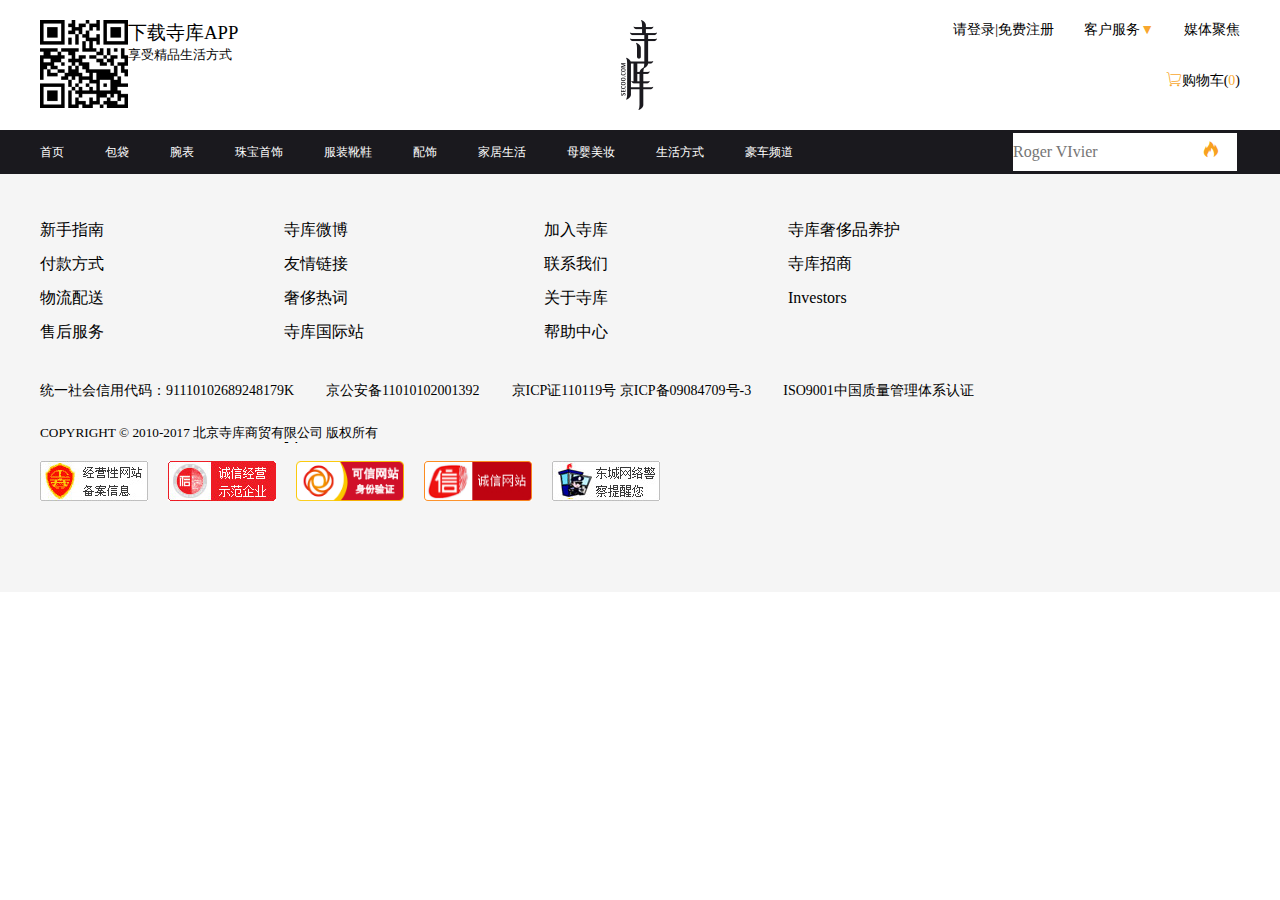
<file: src/index.html>
<!DOCTYPE html>
<html lang="en">
<head>
	<meta charset="UTF-8" />
	<title>寺库网</title>
	<link rel="stylesheet" type="text/css" href="css/base.css" />

</head>
<body>
	<div id="secoo">
		<header id="s_header">
			<div class="container">
				<div class="header_l fl">
					<img src="img/header_erweima.jpg" height="88" width="88" alt="" class="fl" />
					<h3>下载寺库APP</h3>
					<h5>享受精品生活方式</h5>
				</div>
				<a href="index.html">
					<img src="img/logo.png" height="90" width="36" alt="" />
				</a>
				<div class="header_r fr">
					<ul>
						<li><a href="">请登录|免费注册</a></li>
						<li><a href="">客户服务<i>&#9660</i></a></li>
						<li><a href="">媒体聚焦</a></li>
					</ul>
					<h5><a href=""><i class="icon-gouwuche iconfont"></i>购物车(<i>0</i>)</a></h5>
				</div>
			</div>
		</header>
		<nav id="s_nav">
			<div class="container">
				<ul>
					<li><a href="">首页</a></li>
					<li><a href="">包袋</a></li>
					<li><a href="">腕表</a></li>
					<li><a href="">珠宝首饰</a></li>
					<li><a href="">服装靴鞋</a></li>
					<li><a href="">配饰</a></li>
					<li><a href="">家居生活</a></li>
					<li><a href="">母婴美妆</a></li>
					<li><a href="">生活方式</a></li>
					<li><a href="">豪车频道</a></li>
				</ul>
				<div class="searchinput fr"><input type="text"placeholder="Roger VIvier" /><i class="icon-huo iconfont find"></i></div>
			</div>
		</nav>
		<footer id="s_footer">
			<div class="container">
				<div class="footer_t">
					<dl>
						<dd><a href="#">新手指南</a></dd>
						<dd><a href="#">付款方式</a></dd>
						<dd><a href="#">物流配送</a></dd>
						<dd><a href="#">售后服务</a></dd>
					</dl>
					<dl>
						<dd><a href="#">寺库微博</a></dd>
						<dd><a href="#">友情链接</a></dd>
						<dd><a href="#">奢侈热词</a></dd>
						<dd><a href="#">寺库国际站</a></dd>
					</dl>
					<dl>
						<dd><a href="#">加入寺库</a></dd>
						<dd><a href="#">联系我们</a></dd>
						<dd><a href="#">关于寺库</a></dd>
						<dd><a href="#">帮助中心</a></dd>
					</dl>
					<dl>
						<dd><a href="#">寺库奢侈品养护</a></dd>
						<dd><a href="#">寺库招商</a></dd>
						<dd><a href="#">Investors</a></dd>
						
					</dl>
				</div>
				<div class="footer_b">
					<p>
						<span>统一社会信用代码：91110102689248179K</span>
						<span><a href="">京公安备11010102001392</a></span>
						<span> 京ICP证110119号 京ICP备09084709号-3</span>
						<span>ISO9001中国质量管理体系认证</span>
					</p>
					<h5>COPYRIGHT © 2010-2017 北京寺库商贸有限公司 版权所有</h5>
					<img src="img/foot.png" height="92" width="670" alt="" />
				</div>
			</div>
		</footer>
	</div>
</body>
</html>
</file>
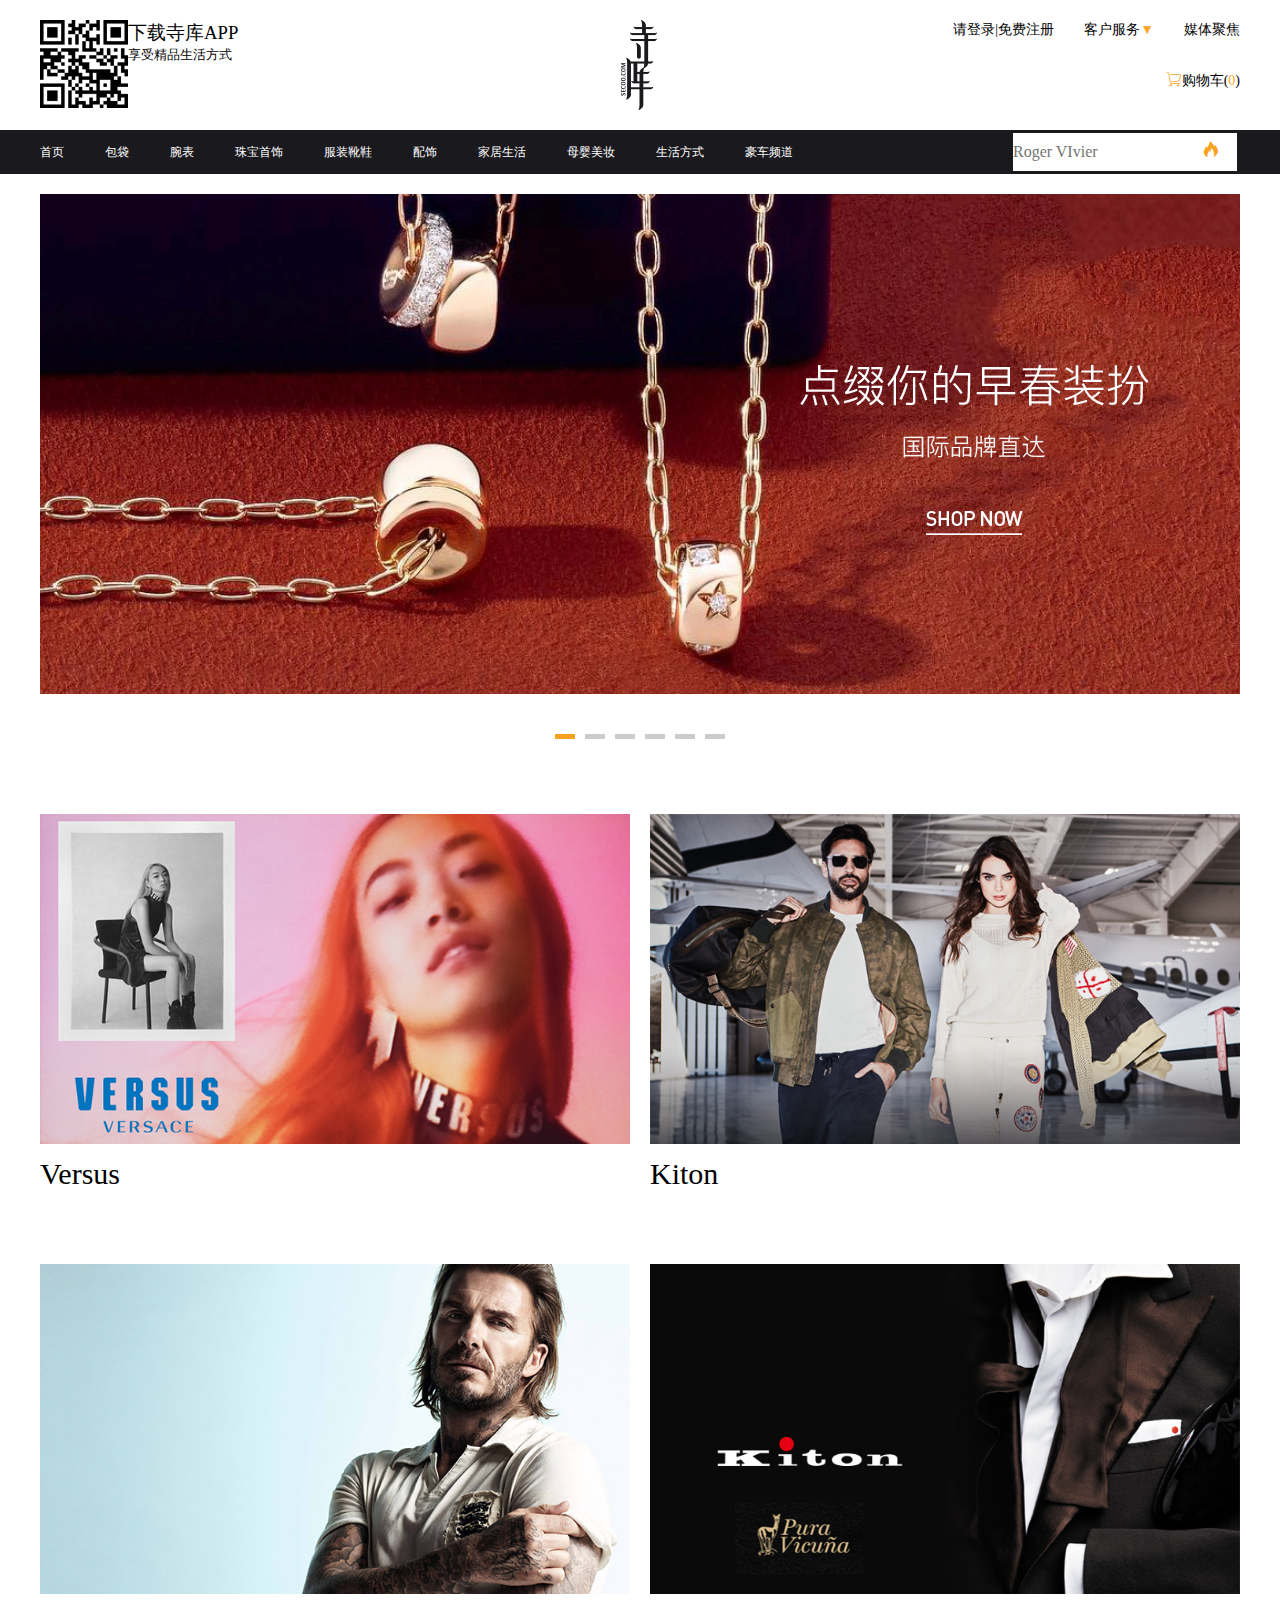
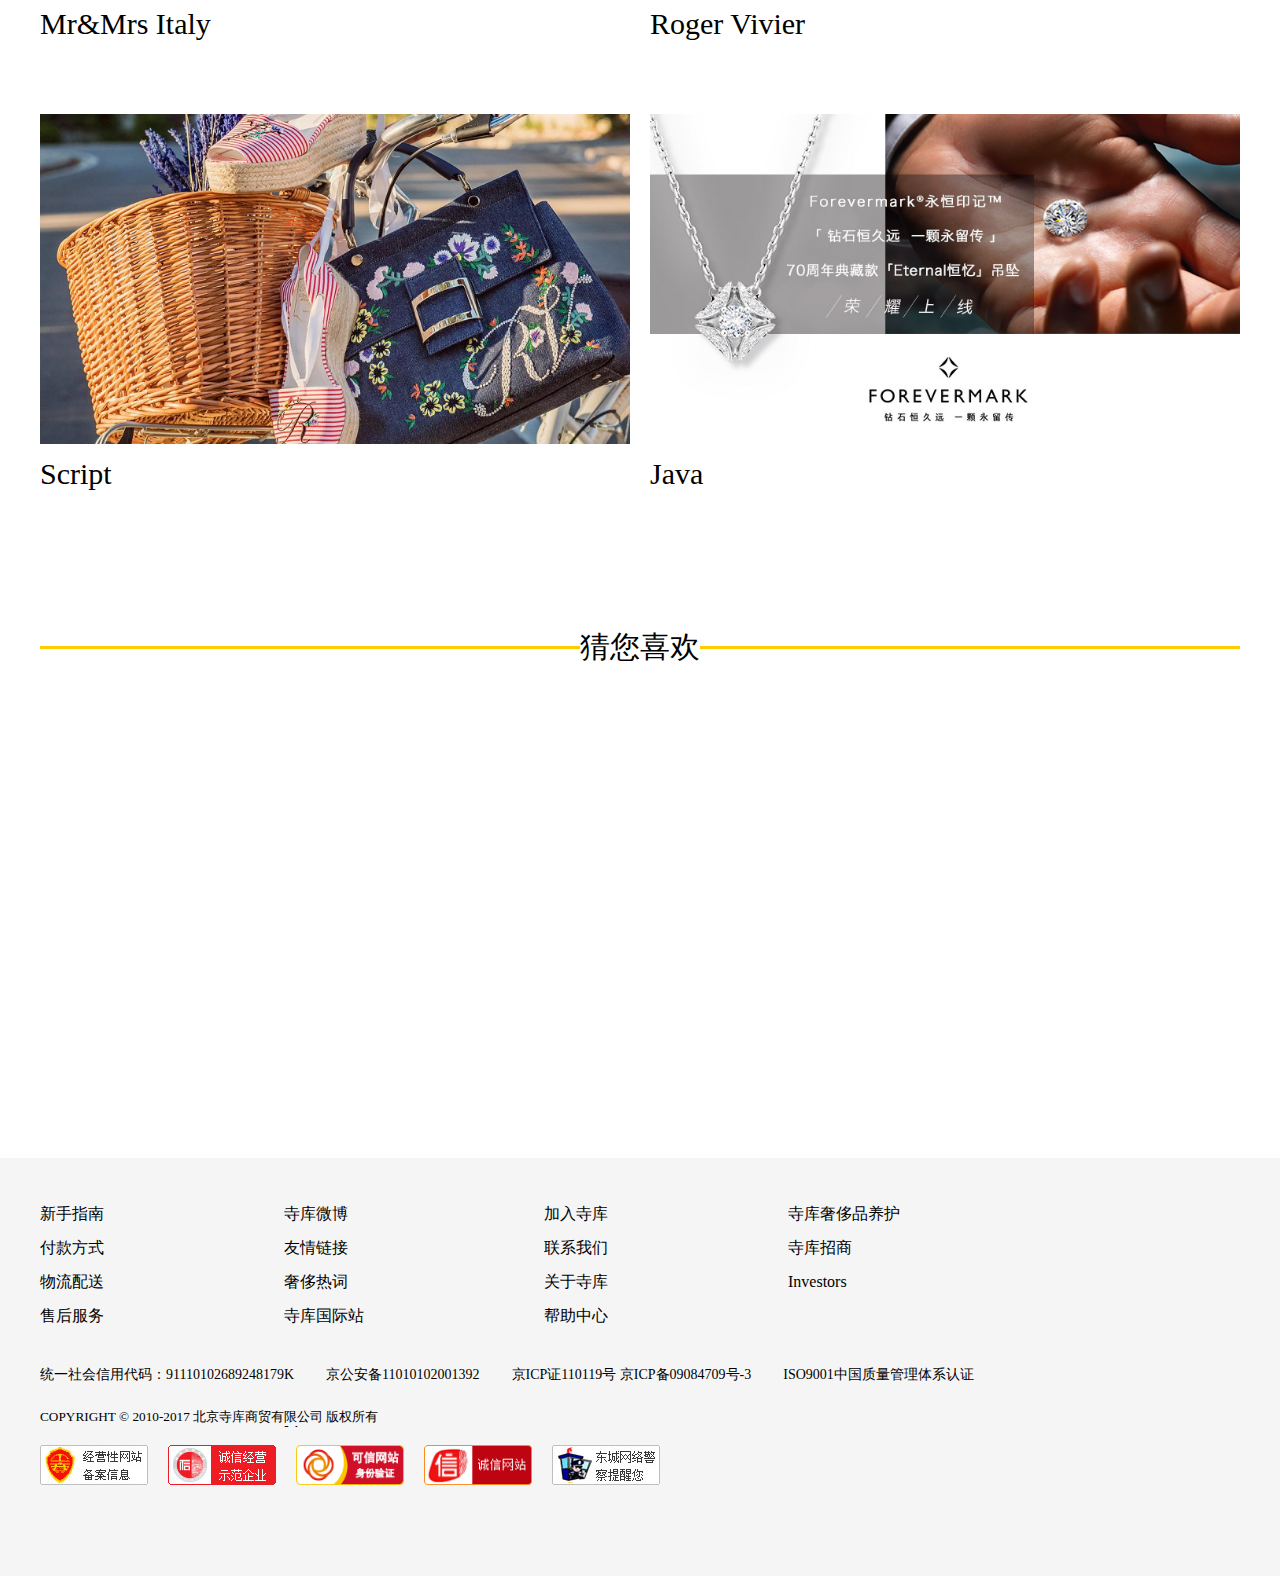
<file: src/secooindex.html>
<!DOCTYPE html>
<html lang="en">
<head>
	<meta charset="UTF-8" />
	<title>寺库网</title>
	<link rel="stylesheet" type="text/css" href="css/base.css" />
	<link rel="stylesheet" type="text/css" href="lib/jquery-xcarousel/jquery.xCarousel.css" />
	<link rel="stylesheet" type="text/css" href="css/index.css" />
</head>
<body>
	<div id="secoo">
		<header id="s_header">
			<div class="container">
				<div class="header_l fl">
					<img src="img/header_erweima.jpg" height="88" width="88" alt="" class="fl" />
					<h3>下载寺库APP</h3>
					<h5>享受精品生活方式</h5>
				</div>
				<a href="index.html">
					<img src="img/logo.png" height="90" width="36" alt="" />
				</a>
				<div class="header_r fr">
					<ul>
						<li><a href="html/register.html">请登录|免费注册</a></li>
						<li><a href="">客户服务<i>&#9660</i></a></li>
						<li><a href="">媒体聚焦</a></li>
					</ul>
					<h5><a href=""><i class="icon-gouwuche iconfont"></i>购物车(<i>0</i>)</a></h5>
				</div>
			</div>
		</header>
		<nav id="s_nav" class="clearfix">
			<div class="container clearfix">
				<ul class="clearfix fl">
					<li >
						<a href="html/goods.html">首页</a>
						
					</li>
					<li >
						<a href="html/goods.html" id="bag">包袋</a>
						<div class="bagshow show" style="display:none">
							<div class="title">
								<span>分类</span>
								<span>品牌</span>
								<span>热词</span>
							</div>
							<div class="content">
								<div class="fl">
									<a href="html/goods.html">男士包袋</a>
									<a href="html/goods.html">女士包袋</a>
									<a href="html/goods.html">钱包</a>
									<a href="html/goods.html">手拿包</a>
								</div>
								<div class="fl">
									<a href="html/goods.html">男士包袋</a>
									<a href="html/goods.html">女士包袋</a>
									<a href="html/goods.html">钱包</a>
									<a href="html/goods.html">手拿包</a>
								</div>
								<div class="fl" style="margin-left:243px;">
									<a href="html/goods.html">圣罗兰</a>
									<a href="html/goods.html">宝格丽</a>
									<a href="html/goods.html">蔻驰</a>
									<a href="html/goods.html">巴利</a>
									<a href="html/goods.html">葆蝶家</a>
									<a href="html/goods.html">巴利</a>
								</div>
								<div class="fl"style="margin-right:238px;">
									<a href="html/goods.html">范思哲</a>
									<a href="html/goods.html">杜嘉班纳</a>
									<a href="html/goods.html">克洛伊</a>
									<a href="html/goods.html">缪缪</a>
									<a href="html/goods.html">瑞贝卡.明可</a>
									<a href="html/goods.html">弗安蒂佩玛</a>
								</div>
								<div class="fl">
									<a href="html/goods.html">杀手包</a>
									<a href="html/goods.html">贝壳包</a>
									<a href="html/goods.html">饺子包</a>
									<a href="html/goods.html">链条包</a>
									<a href="html/goods.html">铆钉包</a>
									<a href="html/goods.html">托特包</a>
								</div>
								<div class="fl">
									<a href="html/goods.html">GUCCI酒神</a>
									<a href="html/goods.html">Burberry格纹</a>
									<a href="html/goods.html">LV老花</a>
									<a href="html/goods.html">小怪兽</a>
									<a href="html/goods.html">mcm双肩包</a>
									<a href="html/goods.html">GUCCI酒神</a>
								</div>			
							</div>
						</div>
					</li>
					<li id="car">
						<a href="html/goods.html">腕表</a>
						<div class="carshow show" style="display:none">
							<div class="title">
								<span>分类</span>
								<span>品牌</span>
								<span>热词</span>
							</div>
							<div class="content">
								<div class="fl">
									<a href="html/goods.html">汽车美容</a>
									<a href="html/goods.html">汽车坐垫</a>
									<a href="html/goods.html">汽车保养</a>
									<a href="html/goods.html">汽车喷漆</a>
								</div>
								<div class="fl">
									<a href="html/goods.html">安全自驾</a>
									<a href="html/goods.html">汽车模型</a>
									<a href="html/goods.html">游艇汽车</a>
									<a href="html/goods.html">汽车漂移</a>
								</div>
								<div class="fl" style="margin-left:243px;">
									<a href="html/goods.html">宝马</a>
									<a href="html/goods.html">摩根</a>
									<a href="html/goods.html">现代</a>
									<a href="html/goods.html">汽车喷漆</a>
								</div>
								<div class="fl"style="margin-right:238px;">
									<a href="html/goods.html">安全自
										驾</a>
									<a href="html/goods.html">马自达</a>
									<a href="html/goods.html">奔驰</a>
									<a href="html/goods.html">汽车漂移</a>
								</div>
								<div class="fl">
									<a href="html/goods.html">行车记录</a>
									<a href="html/goods.html">仪车载净</a>
									<a href="html/goods.html">化器车载</a>
									<a href="html/goods.html">香水</a>
									<a href="html/goods.html">自驾野营</a>
								</div>
								<div class="fl">
									<a href="html/goods.html">安全自驾</a>
									<a href="html/goods.html">应急救援</a>
									<a href="html/goods.html">美容清洁</a>
									<a href="html/goods.html">精品轮毂</a>
									<a href="html/goods.html">汽车漂移</a>
								</div>			
							</div>
						</div>				
					</li>
					<li >
						<a href="html/goods.html">珠宝首饰</a>
						<div class="bagshow show" style="display:none">
							<div class="title">
								<span>分类</span>
								<span>品牌</span>
								<span>热词</span>
							</div>
							<div class="content">
								<div class="fl">
									<a href="html/goods.html">男士包袋</a>
									<a href="html/goods.html">女士包袋</a>
									<a href="html/goods.html">钱包</a>
									<a href="html/goods.html">手拿包</a>
								</div>
								<div class="fl">
									<a href="html/goods.html">男士包袋</a>
									<a href="html/goods.html">女士包袋</a>
									<a href="html/goods.html">钱包</a>
									<a href="html/goods.html">手拿包</a>
								</div>
								<div class="fl" style="margin-left:243px;">
									<a href="html/goods.html">圣罗兰</a>
									<a href="html/goods.html">宝格丽</a>
									<a href="html/goods.html">蔻驰</a>
									<a href="html/goods.html">巴利</a>
									<a href="html/goods.html">葆蝶家</a>
									<a href="html/goods.html">巴利</a>
								</div>
								<div class="fl"style="margin-right:238px;">
									<a href="html/goods.html">范思哲</a>
									<a href="html/goods.html">杜嘉班纳</a>
									<a href="html/goods.html">克洛伊</a>
									<a href="html/goods.html">缪缪</a>
									<a href="html/goods.html">瑞贝卡.明可</a>
									<a href="html/goods.html">弗安蒂佩玛</a>
								</div>
								<div class="fl">
									<a href="html/goods.html">杀手包</a>
									<a href="html/goods.html">贝壳包</a>
									<a href="html/goods.html">饺子包</a>
									<a href="html/goods.html">链条包</a>
									<a href="html/goods.html">铆钉包</a>
									<a href="html/goods.html">托特包</a>
								</div>
								<div class="fl">
									<a href="html/goods.html">GUCCI酒神</a>
									<a href="html/goods.html">Burberry格纹</a>
									<a href="html/goods.html">LV老花</a>
									<a href="html/goods.html">小怪兽</a>
									<a href="html/goods.html">mcm双肩包</a>
									<a href="html/goods.html">GUCCI酒神</a>
								</div>			
							</div>
						</div>
					</li>
					<li >
						<a href="html/goods.html">服装靴鞋</a>
						<div class="carshow show" style="display:none">
							<div class="title">
								<span>分类</span>
								<span>品牌</span>
								<span>热词</span>
							</div>
							<div class="content">
								<div class="fl">
									<a href="html/goods.html">汽车美容</a>
									<a href="html/goods.html">汽车坐垫</a>
									<a href="html/goods.html">汽车保养</a>
									<a href="html/goods.html">汽车喷漆</a>
								</div>
								<div class="fl">
									<a href="html/goods.html">安全自驾</a>
									<a href="html/goods.html">汽车模型</a>
									<a href="html/goods.html">游艇汽车</a>
									<a href="html/goods.html">汽车漂移</a>
								</div>
								<div class="fl" style="margin-left:243px;">
									<a href="html/goods.html">宝马</a>
									<a href="html/goods.html">摩根</a>
									<a href="html/goods.html">现代</a>
									<a href="html/goods.html">汽车喷漆</a>
								</div>
								<div class="fl"style="margin-right:238px;">
									<a href="html/goods.html">安全自
										驾</a>
									<a href="html/goods.html">马自达</a>
									<a href="html/goods.html">奔驰</a>
									<a href="html/goods.html">汽车漂移</a>
								</div>
								<div class="fl">
									<a href="html/goods.html">行车记录</a>
									<a href="html/goods.html">仪车载净</a>
									<a href="html/goods.html">化器车载</a>
									<a href="html/goods.html">香水</a>
									<a href="html/goods.html">自驾野营</a>
								</div>
								<div class="fl">
									<a href="html/goods.html">安全自驾</a>
									<a href="html/goods.html">应急救援</a>
									<a href="html/goods.html">美容清洁</a>
									<a href="html/goods.html">精品轮毂</a>
									<a href="html/goods.html">汽车漂移</a>
								</div>			
							</div>
						</div>
					</li>
					<li >
						<a href="html/goods.html">配饰</a>
						<div class="bagshow show" style="display:none">
							<div class="title">
								<span>分类</span>
								<span>品牌</span>
								<span>热词</span>
							</div>
							<div class="content">
								<div class="fl">
									<a href="html/goods.html">男士包袋</a>
									<a href="html/goods.html">女士包袋</a>
									<a href="html/goods.html">钱包</a>
									<a href="html/goods.html">手拿包</a>
								</div>
								<div class="fl">
									<a href="html/goods.html">男士包袋</a>
									<a href="html/goods.html">女士包袋</a>
									<a href="html/goods.html">钱包</a>
									<a href="html/goods.html">手拿包</a>
								</div>
								<div class="fl" style="margin-left:243px;">
									<a href="html/goods.html">圣罗兰</a>
									<a href="html/goods.html">宝格丽</a>
									<a href="html/goods.html">蔻驰</a>
									<a href="html/goods.html">巴利</a>
									<a href="html/goods.html">葆蝶家</a>
									<a href="html/goods.html">巴利</a>
								</div>
								<div class="fl"style="margin-right:238px;">
									<a href="html/goods.html">范思哲</a>
									<a href="html/goods.html">杜嘉班纳</a>
									<a href="html/goods.html">克洛伊</a>
									<a href="html/goods.html">缪缪</a>
									<a href="html/goods.html">瑞贝卡.明可</a>
									<a href="html/goods.html">弗安蒂佩玛</a>
								</div>
								<div class="fl">
									<a href="html/goods.html">杀手包</a>
									<a href="html/goods.html">贝壳包</a>
									<a href="html/goods.html">饺子包</a>
									<a href="html/goods.html">链条包</a>
									<a href="html/goods.html">铆钉包</a>
									<a href="html/goods.html">托特包</a>
								</div>
								<div class="fl">
									<a href="html/goods.html">GUCCI酒神</a>
									<a href="html/goods.html">Burberry格纹</a>
									<a href="html/goods.html">LV老花</a>
									<a href="html/goods.html">小怪兽</a>
									<a href="html/goods.html">mcm双肩包</a>
									<a href="html/goods.html">GUCCI酒神</a>
								</div>			
							</div>
						</div>
					</li>
					<li >
						<a href="html/goods.html">家居生活</a>
						<div class="carshow show" style="display:none">
							<div class="title">
								<span>分类</span>
								<span>品牌</span>
								<span>热词</span>
							</div>
							<div class="content">
								<div class="fl">
									<a href="html/goods.html">汽车美容</a>
									<a href="html/goods.html">汽车坐垫</a>
									<a href="html/goods.html">汽车保养</a>
									<a href="html/goods.html">汽车喷漆</a>
								</div>
								<div class="fl">
									<a href="html/goods.html">安全自驾</a>
									<a href="html/goods.html">汽车模型</a>
									<a href="html/goods.html">游艇汽车</a>
									<a href="html/goods.html">汽车漂移</a>
								</div>
								<div class="fl" style="margin-left:243px;">
									<a href="html/goods.html">宝马</a>
									<a href="html/goods.html">摩根</a>
									<a href="html/goods.html">现代</a>
									<a href="html/goods.html">汽车喷漆</a>
								</div>
								<div class="fl"style="margin-right:238px;">
									<a href="html/goods.html">安全自
										驾</a>
									<a href="html/goods.html">马自达</a>
									<a href="html/goods.html">奔驰</a>
									<a href="html/goods.html">汽车漂移</a>
								</div>
								<div class="fl">
									<a href="html/goods.html">行车记录</a>
									<a href="html/goods.html">仪车载净</a>
									<a href="html/goods.html">化器车载</a>
									<a href="html/goods.html">香水</a>
									<a href="html/goods.html">自驾野营</a>
								</div>
								<div class="fl">
									<a href="html/goods.html">安全自驾</a>
									<a href="html/goods.html">应急救援</a>
									<a href="html/goods.html">美容清洁</a>
									<a href="html/goods.html">精品轮毂</a>
									<a href="html/goods.html">汽车漂移</a>
								</div>			
							</div>
						</div>
					</li>
					<li >
						<a href="html/goods.html">母婴美妆</a>
						<div class="bagshow show" style="display:none">
							<div class="title">
								<span>分类</span>
								<span>品牌</span>
								<span>热词</span>
							</div>
							<div class="content">
								<div class="fl">
									<a href="html/goods.html">男士包袋</a>
									<a href="html/goods.html">女士包袋</a>
									<a href="html/goods.html">钱包</a>
									<a href="html/goods.html">手拿包</a>
								</div>
								<div class="fl">
									<a href="html/goods.html">男士包袋</a>
									<a href="html/goods.html">女士包袋</a>
									<a href="html/goods.html">钱包</a>
									<a href="html/goods.html">手拿包</a>
								</div>
								<div class="fl" style="margin-left:243px;">
									<a href="html/goods.html">圣罗兰</a>
									<a href="html/goods.html">宝格丽</a>
									<a href="html/goods.html">蔻驰</a>
									<a href="html/goods.html">巴利</a>
									<a href="html/goods.html">葆蝶家</a>
									<a href="html/goods.html">巴利</a>
								</div>
								<div class="fl"style="margin-right:238px;">
									<a href="html/goods.html">范思哲</a>
									<a href="html/goods.html">杜嘉班纳</a>
									<a href="html/goods.html">克洛伊</a>
									<a href="html/goods.html">缪缪</a>
									<a href="html/goods.html">瑞贝卡.明可</a>
									<a href="html/goods.html">弗安蒂佩玛</a>
								</div>
								<div class="fl">
									<a href="html/goods.html">杀手包</a>
									<a href="html/goods.html">贝壳包</a>
									<a href="html/goods.html">饺子包</a>
									<a href="html/goods.html">链条包</a>
									<a href="html/goods.html">铆钉包</a>
									<a href="html/goods.html">托特包</a>
								</div>
								<div class="fl">
									<a href="html/goods.html">GUCCI酒神</a>
									<a href="html/goods.html">Burberry格纹</a>
									<a href="html/goods.html">LV老花</a>
									<a href="html/goods.html">小怪兽</a>
									<a href="html/goods.html">mcm双肩包</a>
									<a href="html/goods.html">GUCCI酒神</a>
								</div>			
							</div>
						</div>
					</li>
					<li >
						<a href="html/goods.html">生活方式</a>
						<div class="carshow show" style="display:none">
							<div class="title">
								<span>分类</span>
								<span>品牌</span>
								<span>热词</span>
							</div>
							<div class="content">
								<div class="fl">
									<a href="html/goods.html">汽车美容</a>
									<a href="html/goods.html">汽车坐垫</a>
									<a href="html/goods.html">汽车保养</a>
									<a href="html/goods.html">汽车喷漆</a>
								</div>
								<div class="fl">
									<a href="html/goods.html">安全自驾</a>
									<a href="html/goods.html">汽车模型</a>
									<a href="html/goods.html">游艇汽车</a>
									<a href="html/goods.html">汽车漂移</a>
								</div>
								<div class="fl" style="margin-left:243px;">
									<a href="html/goods.html">宝马</a>
									<a href="html/goods.html">摩根</a>
									<a href="html/goods.html">现代</a>
									<a href="html/goods.html">汽车喷漆</a>
								</div>
								<div class="fl"style="margin-right:238px;">
									<a href="html/goods.html">安全自
										驾</a>
									<a href="html/goods.html">马自达</a>
									<a href="html/goods.html">奔驰</a>
									<a href="html/goods.html">汽车漂移</a>
								</div>
								<div class="fl">
									<a href="html/goods.html">行车记录</a>
									<a href="html/goods.html">仪车载净</a>
									<a href="html/goods.html">化器车载</a>
									<a href="html/goods.html">香水</a>
									<a href="html/goods.html">自驾野营</a>
								</div>
								<div class="fl">
									<a href="html/goods.html">安全自驾</a>
									<a href="html/goods.html">应急救援</a>
									<a href="html/goods.html">美容清洁</a>
									<a href="html/goods.html">精品轮毂</a>
									<a href="html/goods.html">汽车漂移</a>
								</div>			
							</div>
						</div>
					</li>
					<li >
						<a href="html/goods.html">豪车频道</a>
						<div class="bagshow show" style="display:none">
							<div class="title">
								<span>分类</span>
								<span>品牌</span>
								<span>热词</span>
							</div>
							<div class="content">
								<div class="fl">
									<a href="html/goods.html">男士包袋</a>
									<a href="html/goods.html">女士包袋</a>
									<a href="html/goods.html">钱包</a>
									<a href="html/goods.html">手拿包</a>
								</div>
								<div class="fl">
									<a href="html/goods.html">男士包袋</a>
									<a href="html/goods.html">女士包袋</a>
									<a href="html/goods.html">钱包</a>
									<a href="html/goods.html">手拿包</a>
								</div>
								<div class="fl" style="margin-left:243px;">
									<a href="html/goods.html">圣罗兰</a>
									<a href="html/goods.html">宝格丽</a>
									<a href="html/goods.html">蔻驰</a>
									<a href="html/goods.html">巴利</a>
									<a href="html/goods.html">葆蝶家</a>
									<a href="html/goods.html">巴利</a>
								</div>
								<div class="fl"style="margin-right:238px;">
									<a href="html/goods.html">范思哲</a>
									<a href="html/goods.html">杜嘉班纳</a>
									<a href="html/goods.html">克洛伊</a>
									<a href="html/goods.html">缪缪</a>
									<a href="html/goods.html">瑞贝卡.明可</a>
									<a href="html/goods.html">弗安蒂佩玛</a>
								</div>
								<div class="fl">
									<a href="html/goods.html">杀手包</a>
									<a href="html/goods.html">贝壳包</a>
									<a href="html/goods.html">饺子包</a>
									<a href="html/goods.html">链条包</a>
									<a href="html/goods.html">铆钉包</a>
									<a href="html/goods.html">托特包</a>
								</div>
								<div class="fl">
									<a href="html/goods.html">GUCCI酒神</a>
									<a href="html/goods.html">Burberry格纹</a>
									<a href="html/goods.html">LV老花</a>
									<a href="html/goods.html">小怪兽</a>
									<a href="html/goods.html">mcm双肩包</a>
									<a href="html/goods.html">GUCCI酒神</a>
								</div>			
							</div>
						</div>
					</li>
				</ul>
				<div class="searchinput fr"><input type="text"placeholder="Roger VIvier" /><i class="icon-huo iconfont find"></i></div>
			</div>
		</nav>
		<!-- <section id="s_submenu"  >
			<div class="container " id="bagshow"style="display:none;">
				<div class="submenu_l fl">
					<h4>分类</h4>
					<ul>
						<li><a href="#">男士包袋</a></li>
						<li><a href="#">女士包袋</a></li>
						<li><a href="#">钱包</a></li>
						<li><a href="#">手拿包</a></li>
					</ul>
					<ul>
						<li><a href="#">斜挎包</a></li>
						<li><a href="#">拉杆箱</a></li>
						<li><a href="#">双肩包</a></li>
						<li><a href="#">手提包</a></li>
					</ul>
				</div>
				<div class="submenu_c fl ">
					<h4>品牌</h4>
					<ul>
						<li><a href="#">圣罗兰</a></li>
						<li><a href="#">宝格丽</a></li>
						<li><a href="#">蔻驰</a></li>
						<li><a href="#">巴利</a></li>
						<li><a href="#">葆蝶家</a></li>
						<li><a href="#">巴利</a></li>
					</ul>
					<ul>
						<li><a href="#">范思哲</a></li>
						<li><a href="#">杜嘉班纳</a></li>
						<li><a href="#">克洛伊</a></li>
						<li><a href="#">缪缪</a></li>
						<li><a href="#">阿力山大.麦昆</a></li>
						<li><a href="#">瑞贝卡.明可</a></li>
						<li><a href="#">弗安蒂佩玛</a></li>
					</ul>
				</div>
				<div class="submenu_r fr">
					<h4>热词</h4>
					<ul>
						<li><a href="#">杀手包</a></li>
						<li><a href="#">贝壳包</a></li>
						<li><a href="#">饺子包</a></li>
						<li><a href="#">链条包</a></li>
						<li><a href="#">铆钉包</a></li>
						<li><a href="#">托特包</a></li>
					</ul>
					<ul>
						<li><a href="#">GUCCI酒神</a></li>
						<li><a href="#">Burberry格纹</a></li>
						<li><a href="#">LV老花</a></li>
						<li><a href="#">小怪兽</a></li>
						<li><a href="#">mcm双肩包</a></li>
						<li><a href="#">GUCCI酒神</a></li>
					</ul>
				</div>
			</div>			
			<div class="container"id="carshow" style="display:none;">
				<div class="submenu_l fl">
					<h4>分类</h4>
					<ul>
						<li><a href="#">汽车美容</a></li>
						<li><a href="#">汽车坐垫</a></li>
						<li><a href="#">汽车保养</a></li>
						<li><a href="#">汽车喷漆</a></li>
					</ul>
					<ul>
						<li><a href="#">安全自驾</a></li>
						<li><a href="#">汽车模型</a></li>
						<li><a href="#">游艇汽车</a></li>
						<li><a href="#">汽车漂移</a></li>
					</ul>
				</div>
				<div class="submenu_c fl ">
					<h4>品牌</h4>
					<ul>
						<li><a href="#">宝马</a></li>
						<li><a href="#">摩根</a></li>
						<li><a href="#">现代</a></li>
						<li><a href="#">汽车喷漆</a></li>
					</ul>
					<ul>
						<li><a href="#">安全自驾</a></li>
						<li><a href="#">马自达</a></li>
						<li><a href="#">奔驰</a></li>
						<li><a href="#">汽车漂移</a></li>
					</ul>
				</div>
				<div class="submenu_r fr">
					<h4>热词</h4>
					<ul>
						<li><a href="#">行车记录</a></li>
						<li><a href="#">仪车载净</a></li>
						<li><a href="#">化器车载</a></li>
						<li><a href="#">香水</a></li>
						<li><a href="#">自驾野营</a></li>
					</ul>
					<ul>
						<li><a href="#">安全自驾</a></li>
						<li><a href="#">应急救援</a></li>
						<li><a href="#">美容清洁</a></li>
						<li><a href="#">精品轮毂</a></li>
						<li><a href="#">汽车漂移</a></li>
					</ul>
				</div>
			</div>
		</section> -->
		<article id="s_banner">
			<div class="container">
				<div id="banner_focus">
					
				</div>
			</div>
		</article>
		<main id="s_main">
			<div class="container">
				<div class="main_t clearfix">
					<a href="html/goods.html">
						<div><img src="img/mian_t1.jpg" alt="" /></div>
						<p>Versus</p>
					</a>
					<a href="html/goods.html">
						<div><img src="img/mian_t2.jpg" alt="" /></div>
						<p>Kiton</p>
					</a>
					<a href="html/goods.html">
						<div><img src="img/mian_t3.jpg" alt="" /></div>
						<p>Mr&Mrs Italy</p>
					</a>
					<a href="html/goods.html">
						<div><img src="img/mian_t4.jpg" alt="" /></div>
						<p>Roger Vivier</p>
					</a>
					<a href="html/goods.html">
						<div><img src="img/mian_t6.png" alt="" /></div>
						<p>Script</p>
					</a>
					<a href="html/goods.html">
						<div><img src="img/mian_t5.jpg" alt="" /></div>
						<p>Java</p>
					</a>
					
				</div>
				<div class="main_b">
					<span class="title">猜您喜欢</span>
					<div class="turn" style="display:none">
						<span class="left">&#60</span>
						<span class="right">&#62</span>
					</div>
					<div id="main_focus">
						
					</div>
				</div>
			</div>	
			
		</main>
		<footer id="s_footer">
			<div class="container">
				<div class="footer_t">
					<dl>
						<dd><a href="#">新手指南</a></dd>
						<dd><a href="#">付款方式</a></dd>
						<dd><a href="#">物流配送</a></dd>
						<dd><a href="#">售后服务</a></dd>
					</dl>
					<dl>
						<dd><a href="#">寺库微博</a></dd>
						<dd><a href="#">友情链接</a></dd>
						<dd><a href="#">奢侈热词</a></dd>
						<dd><a href="#">寺库国际站</a></dd>
					</dl>
					<dl>
						<dd><a href="#">加入寺库</a></dd>
						<dd><a href="#">联系我们</a></dd>
						<dd><a href="#">关于寺库</a></dd>
						<dd><a href="#">帮助中心</a></dd>
					</dl>
					<dl>
						<dd><a href="#">寺库奢侈品养护</a></dd>
						<dd><a href="#">寺库招商</a></dd>
						<dd><a href="#">Investors</a></dd>
						
					</dl>
				</div>
				<div class="footer_b">
					<p>
						<span>统一社会信用代码：91110102689248179K</span>
						<span><a href="">京公安备11010102001392</a></span>
						<span> 京ICP证110119号 京ICP备09084709号-3</span>
						<span>ISO9001中国质量管理体系认证</span>
					</p>
					<h5>COPYRIGHT © 2010-2017 北京寺库商贸有限公司 版权所有</h5>
					<img src="img/foot.png" height="92" width="670" alt="" />
				</div>
			</div>
		</footer>
	</div>
	
	<script type="text/javascript" src="js/require.js" data-main="js/index.js"></script>
	
</body>
</html>
</file>
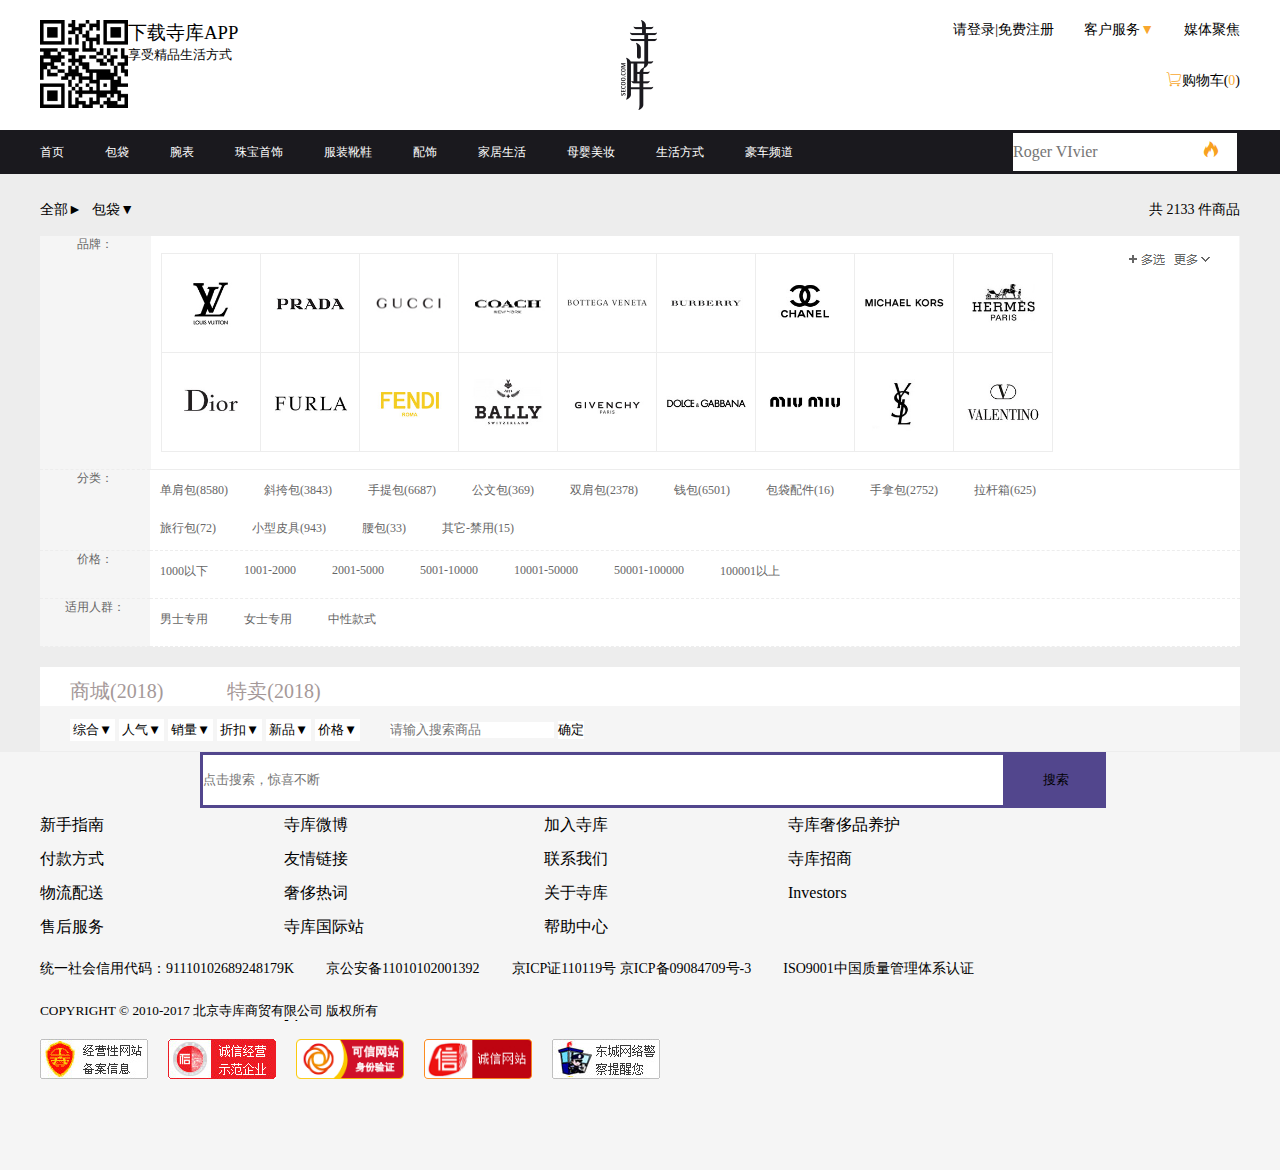
<file: src/html/goods.html>
<!DOCTYPE html>
<html lang="en">
<head>
    <meta charset="UTF-8" />
    <title>goods</title>
    <link rel="stylesheet" type="text/css" href="../css/base.css" />
    <link rel="stylesheet" type="text/css" href="../css/goods.css" />
</head>
<body>
    <div id="secoo">
        <header id="s_header">
            <div class="container">
                <div class="header_l fl">
                    <img src="../img/header_erweima.jpg" height="88" width="88" alt="" class="fl" />
                    <h3>下载寺库APP</h3>
                    <h5>享受精品生活方式</h5>
                </div>
                <a href="index.html">
                    <img src="../img/logo.png" height="90" width="36" alt="" />
                </a>
                <div class="header_r fr">
                    <ul>
                        <li><a href="">请登录|免费注册</a></li>
                        <li><a href="">客户服务<i>&#9660</i></a></li>
                        <li><a href="">媒体聚焦</a></li>
                    </ul>
                    <h5><a href=""><i class="icon-gouwuche iconfont"></i>购物车(<i>0</i>)</a></h5>
                </div>
            </div>
        </header>
        <nav id="s_nav" class="clearfix">
            <div class="container clearfix">
                <ul class="clearfix fl">
                    <li >
                        <a href="">首页</a>
                        
                    </li>
                    <li >
                        <a href="" id="bag">包袋</a>
                        <div class="bagshow show" style="display:none">
                            <div class="title">
                                <span>分类</span>
                                <span>品牌</span>
                                <span>热词</span>
                            </div>
                            <div class="content">
                                <div class="fl">
                                    <a href="#">男士包袋</a>
                                    <a href="#">女士包袋</a>
                                    <a href="#">钱包</a>
                                    <a href="#">手拿包</a>
                                </div>
                                <div class="fl">
                                    <a href="#">男士包袋</a>
                                    <a href="#">女士包袋</a>
                                    <a href="#">钱包</a>
                                    <a href="#">手拿包</a>
                                </div>
                                <div class="fl" style="margin-left:243px;">
                                    <a href="#">圣罗兰</a>
                                    <a href="#">宝格丽</a>
                                    <a href="#">蔻驰</a>
                                    <a href="#">巴利</a>
                                    <a href="#">葆蝶家</a>
                                    <a href="#">巴利</a>
                                </div>
                                <div class="fl"style="margin-right:238px;">
                                    <a href="#">范思哲</a>
                                    <a href="#">杜嘉班纳</a>
                                    <a href="#">克洛伊</a>
                                    <a href="#">缪缪</a>
                                    <a href="#">瑞贝卡.明可</a>
                                    <a href="#">弗安蒂佩玛</a>
                                </div>
                                <div class="fl">
                                    <a href="#">杀手包</a>
                                    <a href="#">贝壳包</a>
                                    <a href="#">饺子包</a>
                                    <a href="#">链条包</a>
                                    <a href="#">铆钉包</a>
                                    <a href="#">托特包</a>
                                </div>
                                <div class="fl">
                                    <a href="#">GUCCI酒神</a>
                                    <a href="#">Burberry格纹</a>
                                    <a href="#">LV老花</a>
                                    <a href="#">小怪兽</a>
                                    <a href="#">mcm双肩包</a>
                                    <a href="#">GUCCI酒神</a>
                                </div>          
                            </div>
                        </div>
                    </li>
                    <li id="car">
                        <a href="">腕表</a>
                        <div class="carshow show" style="display:none">
                            <div class="title">
                                <span>分类</span>
                                <span>品牌</span>
                                <span>热词</span>
                            </div>
                            <div class="content">
                                <div class="fl">
                                    <a href="#">汽车美容</a>
                                    <a href="#">汽车坐垫</a>
                                    <a href="#">汽车保养</a>
                                    <a href="#">汽车喷漆</a>
                                </div>
                                <div class="fl">
                                    <a href="#">安全自驾</a>
                                    <a href="#">汽车模型</a>
                                    <a href="#">游艇汽车</a>
                                    <a href="#">汽车漂移</a>
                                </div>
                                <div class="fl" style="margin-left:243px;">
                                    <a href="#">宝马</a>
                                    <a href="#">摩根</a>
                                    <a href="#">现代</a>
                                    <a href="#">汽车喷漆</a>
                                </div>
                                <div class="fl"style="margin-right:238px;">
                                    <a href="#">安全自
                                        驾</a>
                                    <a href="#">马自达</a>
                                    <a href="#">奔驰</a>
                                    <a href="#">汽车漂移</a>
                                </div>
                                <div class="fl">
                                    <a href="#">行车记录</a>
                                    <a href="#">仪车载净</a>
                                    <a href="#">化器车载</a>
                                    <a href="#">香水</a>
                                    <a href="#">自驾野营</a>
                                </div>
                                <div class="fl">
                                    <a href="#">安全自驾</a>
                                    <a href="#">应急救援</a>
                                    <a href="#">美容清洁</a>
                                    <a href="#">精品轮毂</a>
                                    <a href="#">汽车漂移</a>
                                </div>          
                            </div>
                        </div>              
                    </li>
                    <li >
                        <a href="">珠宝首饰</a>
                        <div class="bagshow show" style="display:none">
                            <div class="title">
                                <span>分类</span>
                                <span>品牌</span>
                                <span>热词</span>
                            </div>
                            <div class="content">
                                <div class="fl">
                                    <a href="#">男士包袋</a>
                                    <a href="#">女士包袋</a>
                                    <a href="#">钱包</a>
                                    <a href="#">手拿包</a>
                                </div>
                                <div class="fl">
                                    <a href="#">男士包袋</a>
                                    <a href="#">女士包袋</a>
                                    <a href="#">钱包</a>
                                    <a href="#">手拿包</a>
                                </div>
                                <div class="fl" style="margin-left:243px;">
                                    <a href="#">圣罗兰</a>
                                    <a href="#">宝格丽</a>
                                    <a href="#">蔻驰</a>
                                    <a href="#">巴利</a>
                                    <a href="#">葆蝶家</a>
                                    <a href="#">巴利</a>
                                </div>
                                <div class="fl"style="margin-right:238px;">
                                    <a href="#">范思哲</a>
                                    <a href="#">杜嘉班纳</a>
                                    <a href="#">克洛伊</a>
                                    <a href="#">缪缪</a>
                                    <a href="#">瑞贝卡.明可</a>
                                    <a href="#">弗安蒂佩玛</a>
                                </div>
                                <div class="fl">
                                    <a href="#">杀手包</a>
                                    <a href="#">贝壳包</a>
                                    <a href="#">饺子包</a>
                                    <a href="#">链条包</a>
                                    <a href="#">铆钉包</a>
                                    <a href="#">托特包</a>
                                </div>
                                <div class="fl">
                                    <a href="#">GUCCI酒神</a>
                                    <a href="#">Burberry格纹</a>
                                    <a href="#">LV老花</a>
                                    <a href="#">小怪兽</a>
                                    <a href="#">mcm双肩包</a>
                                    <a href="#">GUCCI酒神</a>
                                </div>          
                            </div>
                        </div>
                    </li>
                    <li >
                        <a href="">服装靴鞋</a>
                        <div class="carshow show" style="display:none">
                            <div class="title">
                                <span>分类</span>
                                <span>品牌</span>
                                <span>热词</span>
                            </div>
                            <div class="content">
                                <div class="fl">
                                    <a href="#">汽车美容</a>
                                    <a href="#">汽车坐垫</a>
                                    <a href="#">汽车保养</a>
                                    <a href="#">汽车喷漆</a>
                                </div>
                                <div class="fl">
                                    <a href="#">安全自驾</a>
                                    <a href="#">汽车模型</a>
                                    <a href="#">游艇汽车</a>
                                    <a href="#">汽车漂移</a>
                                </div>
                                <div class="fl" style="margin-left:243px;">
                                    <a href="#">宝马</a>
                                    <a href="#">摩根</a>
                                    <a href="#">现代</a>
                                    <a href="#">汽车喷漆</a>
                                </div>
                                <div class="fl"style="margin-right:238px;">
                                    <a href="#">安全自
                                        驾</a>
                                    <a href="#">马自达</a>
                                    <a href="#">奔驰</a>
                                    <a href="#">汽车漂移</a>
                                </div>
                                <div class="fl">
                                    <a href="#">行车记录</a>
                                    <a href="#">仪车载净</a>
                                    <a href="#">化器车载</a>
                                    <a href="#">香水</a>
                                    <a href="#">自驾野营</a>
                                </div>
                                <div class="fl">
                                    <a href="#">安全自驾</a>
                                    <a href="#">应急救援</a>
                                    <a href="#">美容清洁</a>
                                    <a href="#">精品轮毂</a>
                                    <a href="#">汽车漂移</a>
                                </div>          
                            </div>
                        </div>
                    </li>
                    <li >
                        <a href="">配饰</a>
                        <div class="bagshow show" style="display:none">
                            <div class="title">
                                <span>分类</span>
                                <span>品牌</span>
                                <span>热词</span>
                            </div>
                            <div class="content">
                                <div class="fl">
                                    <a href="#">男士包袋</a>
                                    <a href="#">女士包袋</a>
                                    <a href="#">钱包</a>
                                    <a href="#">手拿包</a>
                                </div>
                                <div class="fl">
                                    <a href="#">男士包袋</a>
                                    <a href="#">女士包袋</a>
                                    <a href="#">钱包</a>
                                    <a href="#">手拿包</a>
                                </div>
                                <div class="fl" style="margin-left:243px;">
                                    <a href="#">圣罗兰</a>
                                    <a href="#">宝格丽</a>
                                    <a href="#">蔻驰</a>
                                    <a href="#">巴利</a>
                                    <a href="#">葆蝶家</a>
                                    <a href="#">巴利</a>
                                </div>
                                <div class="fl"style="margin-right:238px;">
                                    <a href="#">范思哲</a>
                                    <a href="#">杜嘉班纳</a>
                                    <a href="#">克洛伊</a>
                                    <a href="#">缪缪</a>
                                    <a href="#">瑞贝卡.明可</a>
                                    <a href="#">弗安蒂佩玛</a>
                                </div>
                                <div class="fl">
                                    <a href="#">杀手包</a>
                                    <a href="#">贝壳包</a>
                                    <a href="#">饺子包</a>
                                    <a href="#">链条包</a>
                                    <a href="#">铆钉包</a>
                                    <a href="#">托特包</a>
                                </div>
                                <div class="fl">
                                    <a href="#">GUCCI酒神</a>
                                    <a href="#">Burberry格纹</a>
                                    <a href="#">LV老花</a>
                                    <a href="#">小怪兽</a>
                                    <a href="#">mcm双肩包</a>
                                    <a href="#">GUCCI酒神</a>
                                </div>          
                            </div>
                        </div>
                    </li>
                    <li >
                        <a href="">家居生活</a>
                        <div class="carshow show" style="display:none">
                            <div class="title">
                                <span>分类</span>
                                <span>品牌</span>
                                <span>热词</span>
                            </div>
                            <div class="content">
                                <div class="fl">
                                    <a href="#">汽车美容</a>
                                    <a href="#">汽车坐垫</a>
                                    <a href="#">汽车保养</a>
                                    <a href="#">汽车喷漆</a>
                                </div>
                                <div class="fl">
                                    <a href="#">安全自驾</a>
                                    <a href="#">汽车模型</a>
                                    <a href="#">游艇汽车</a>
                                    <a href="#">汽车漂移</a>
                                </div>
                                <div class="fl" style="margin-left:243px;">
                                    <a href="#">宝马</a>
                                    <a href="#">摩根</a>
                                    <a href="#">现代</a>
                                    <a href="#">汽车喷漆</a>
                                </div>
                                <div class="fl"style="margin-right:238px;">
                                    <a href="#">安全自
                                        驾</a>
                                    <a href="#">马自达</a>
                                    <a href="#">奔驰</a>
                                    <a href="#">汽车漂移</a>
                                </div>
                                <div class="fl">
                                    <a href="#">行车记录</a>
                                    <a href="#">仪车载净</a>
                                    <a href="#">化器车载</a>
                                    <a href="#">香水</a>
                                    <a href="#">自驾野营</a>
                                </div>
                                <div class="fl">
                                    <a href="#">安全自驾</a>
                                    <a href="#">应急救援</a>
                                    <a href="#">美容清洁</a>
                                    <a href="#">精品轮毂</a>
                                    <a href="#">汽车漂移</a>
                                </div>          
                            </div>
                        </div>
                    </li>
                    <li >
                        <a href="">母婴美妆</a>
                        <div class="bagshow show" style="display:none">
                            <div class="title">
                                <span>分类</span>
                                <span>品牌</span>
                                <span>热词</span>
                            </div>
                            <div class="content">
                                <div class="fl">
                                    <a href="#">男士包袋</a>
                                    <a href="#">女士包袋</a>
                                    <a href="#">钱包</a>
                                    <a href="#">手拿包</a>
                                </div>
                                <div class="fl">
                                    <a href="#">男士包袋</a>
                                    <a href="#">女士包袋</a>
                                    <a href="#">钱包</a>
                                    <a href="#">手拿包</a>
                                </div>
                                <div class="fl" style="margin-left:243px;">
                                    <a href="#">圣罗兰</a>
                                    <a href="#">宝格丽</a>
                                    <a href="#">蔻驰</a>
                                    <a href="#">巴利</a>
                                    <a href="#">葆蝶家</a>
                                    <a href="#">巴利</a>
                                </div>
                                <div class="fl"style="margin-right:238px;">
                                    <a href="#">范思哲</a>
                                    <a href="#">杜嘉班纳</a>
                                    <a href="#">克洛伊</a>
                                    <a href="#">缪缪</a>
                                    <a href="#">瑞贝卡.明可</a>
                                    <a href="#">弗安蒂佩玛</a>
                                </div>
                                <div class="fl">
                                    <a href="#">杀手包</a>
                                    <a href="#">贝壳包</a>
                                    <a href="#">饺子包</a>
                                    <a href="#">链条包</a>
                                    <a href="#">铆钉包</a>
                                    <a href="#">托特包</a>
                                </div>
                                <div class="fl">
                                    <a href="#">GUCCI酒神</a>
                                    <a href="#">Burberry格纹</a>
                                    <a href="#">LV老花</a>
                                    <a href="#">小怪兽</a>
                                    <a href="#">mcm双肩包</a>
                                    <a href="#">GUCCI酒神</a>
                                </div>          
                            </div>
                        </div>
                    </li>
                    <li >
                        <a href="">生活方式</a>
                        <div class="carshow show" style="display:none">
                            <div class="title">
                                <span>分类</span>
                                <span>品牌</span>
                                <span>热词</span>
                            </div>
                            <div class="content">
                                <div class="fl">
                                    <a href="#">汽车美容</a>
                                    <a href="#">汽车坐垫</a>
                                    <a href="#">汽车保养</a>
                                    <a href="#">汽车喷漆</a>
                                </div>
                                <div class="fl">
                                    <a href="#">安全自驾</a>
                                    <a href="#">汽车模型</a>
                                    <a href="#">游艇汽车</a>
                                    <a href="#">汽车漂移</a>
                                </div>
                                <div class="fl" style="margin-left:243px;">
                                    <a href="#">宝马</a>
                                    <a href="#">摩根</a>
                                    <a href="#">现代</a>
                                    <a href="#">汽车喷漆</a>
                                </div>
                                <div class="fl"style="margin-right:238px;">
                                    <a href="#">安全自
                                        驾</a>
                                    <a href="#">马自达</a>
                                    <a href="#">奔驰</a>
                                    <a href="#">汽车漂移</a>
                                </div>
                                <div class="fl">
                                    <a href="#">行车记录</a>
                                    <a href="#">仪车载净</a>
                                    <a href="#">化器车载</a>
                                    <a href="#">香水</a>
                                    <a href="#">自驾野营</a>
                                </div>
                                <div class="fl">
                                    <a href="#">安全自驾</a>
                                    <a href="#">应急救援</a>
                                    <a href="#">美容清洁</a>
                                    <a href="#">精品轮毂</a>
                                    <a href="#">汽车漂移</a>
                                </div>          
                            </div>
                        </div>
                    </li>
                    <li >
                        <a href="">豪车频道</a>
                        <div class="bagshow show" style="display:none">
                            <div class="title">
                                <span>分类</span>
                                <span>品牌</span>
                                <span>热词</span>
                            </div>
                            <div class="content">
                                <div class="fl">
                                    <a href="#">男士包袋</a>
                                    <a href="#">女士包袋</a>
                                    <a href="#">钱包</a>
                                    <a href="#">手拿包</a>
                                </div>
                                <div class="fl">
                                    <a href="#">男士包袋</a>
                                    <a href="#">女士包袋</a>
                                    <a href="#">钱包</a>
                                    <a href="#">手拿包</a>
                                </div>
                                <div class="fl" style="margin-left:243px;">
                                    <a href="#">圣罗兰</a>
                                    <a href="#">宝格丽</a>
                                    <a href="#">蔻驰</a>
                                    <a href="#">巴利</a>
                                    <a href="#">葆蝶家</a>
                                    <a href="#">巴利</a>
                                </div>
                                <div class="fl"style="margin-right:238px;">
                                    <a href="#">范思哲</a>
                                    <a href="#">杜嘉班纳</a>
                                    <a href="#">克洛伊</a>
                                    <a href="#">缪缪</a>
                                    <a href="#">瑞贝卡.明可</a>
                                    <a href="#">弗安蒂佩玛</a>
                                </div>
                                <div class="fl">
                                    <a href="#">杀手包</a>
                                    <a href="#">贝壳包</a>
                                    <a href="#">饺子包</a>
                                    <a href="#">链条包</a>
                                    <a href="#">铆钉包</a>
                                    <a href="#">托特包</a>
                                </div>
                                <div class="fl">
                                    <a href="#">GUCCI酒神</a>
                                    <a href="#">Burberry格纹</a>
                                    <a href="#">LV老花</a>
                                    <a href="#">小怪兽</a>
                                    <a href="#">mcm双肩包</a>
                                    <a href="#">GUCCI酒神</a>
                                </div>          
                            </div>
                        </div>
                    </li>
                </ul>
                <div class="searchinput fr"><input type="text"placeholder="Roger VIvier" /><i class="icon-huo iconfont find"></i></div>
            </div>
        </nav>
        <section id="goods_multiple">
            <div class="container">
                <div class="multiple_t">
                    <p><span class="fl">全部&#9658 &nbsp;&nbsp;包袋&#9660</span><span class="fr">共 2133 件商品</span></p>
                </div>
                <div class="multiple_b">
                    <div class="multiple_brand clearfix">
                        <div class="left fl" >品牌：</div>
                        <img class="fr"src="../img/goods_brand.png" height="233" width="1090" alt="" />
                    </div>
                    <div class="multiple_classify clearfix">
                        <div class="left fl" >分类：</div>
                        <div class="right fr">              
                            <a href="">单肩包(8580)</a>
                            <a href="">斜挎包(3843)</a>
                            <a href="">手提包(6687)</a>
                            <a href="">公文包(369)</a>
                            <a href="">双肩包(2378)</a>
                            <a href="">钱包(6501)</a>
                            <a href="">包袋配件(16)</a>
                            <a href="">手拿包(2752)</a>
                            <a href="">拉杆箱(625)</a>
                            <a href="">旅行包(72)</a>
                            <a href="">小型皮具(943)</a>
                            <a href="">腰包(33)</a>
                            <a href="">其它-禁用(15)</a>
                        </div>
                    </div>
                    <div class="multiple_price clearfix">
                        <div class="left fl">价格：</div>
                        <div class="right fr">              
                            <a href="">1000以下</a>
                            <a href="">1001-2000</a>
                            <a href="">2001-5000</a>
                            <a href="">5001-10000</a>
                            <a href="">10001-50000</a>
                            <a href="">50001-100000</a>
                            <a href="">100001以上</a>     
                        </div>
                    </div>
                    <div class="multiple_user clearfix">
                        <div class="left fl" >适用人群：</div>
                        <div class="right fr">              
                            <a href="">男士专用</a>
                            <a href="">女士专用</a>
                            <a href="">中性款式</a>
                        </div>
                    </div> 
                </div>  
            </div>
        </section>
        <main id="goods_main">
            <div class="container">
                <div class="main_head">
                    <div style="background:#fff;">
                    <a href="">商城(2018)</a>
                    <a href="">特卖(2018)</a>
                    </div>
                    <div class="product_control clearfix">
                        <div class="product_control_btn fl">
                            <button>综合&#9660</button >
                            <button>人气&#9660</button >
                            <button>销量&#9660</button >
                            <button>折扣&#9660</button >
                            <button>新品&#9660</button >
                            <button>价格&#9660</button >
                        </div>
                        
                        <!-- <div class="product_control_price">
                            <input style="width: 45px;height: 22px;margin-left:5px;"type="text" />-<input style="width: 45px;height: 22px;margin-left:5px;"type="text" />
                        </div>
                        <div class="product_control check"></div> -->
                        <div class="product_control_search fl" style="padding-left:30px;">
                            <input stype="text" placeholder="请输入搜索商品" />
                            <button style="background:#fff">确定</button>
                        </div>
                    </div>
                </div>
                <div id="main_product" class=" clearfix " >
                    
                </div>
                <div class="main_footer">
                    <span><input style="width: 800px;height: 50px;border:3px solid #52468D;vertical-align:middle;float:left;margin-left:160px;"type="text" placeholder="点击搜索，惊喜不断" /></span><span><button style="width: 100px;height: 56px;background:#52468D;float:left;">搜索</button></span>
                </div>
            </div>
        </main>
        <footer id="s_footer">
            <div class="container">
                <div class="footer_t">
                    <dl>
                        <dd><a href="#">新手指南</a></dd>
                        <dd><a href="#">付款方式</a></dd>
                        <dd><a href="#">物流配送</a></dd>
                        <dd><a href="#">售后服务</a></dd>
                    </dl>
                    <dl>
                        <dd><a href="#">寺库微博</a></dd>
                        <dd><a href="#">友情链接</a></dd>
                        <dd><a href="#">奢侈热词</a></dd>
                        <dd><a href="#">寺库国际站</a></dd>
                    </dl>
                    <dl>
                        <dd><a href="#">加入寺库</a></dd>
                        <dd><a href="#">联系我们</a></dd>
                        <dd><a href="#">关于寺库</a></dd>
                        <dd><a href="#">帮助中心</a></dd>
                    </dl>
                    <dl>
                        <dd><a href="#">寺库奢侈品养护</a></dd>
                        <dd><a href="#">寺库招商</a></dd>
                        <dd><a href="#">Investors</a></dd>
                        
                    </dl>
                </div>
                <div class="footer_b">
                    <p>
                        <span>统一社会信用代码：91110102689248179K</span>
                        <span><a href="">京公安备11010102001392</a></span>
                        <span> 京ICP证110119号 京ICP备09084709号-3</span>
                        <span>ISO9001中国质量管理体系认证</span>
                    </p>
                    <h5>COPYRIGHT © 2010-2017 北京寺库商贸有限公司 版权所有</h5>
                    <img src="../img/foot.png" height="92" width="670" alt="" />
                </div>
            </div>
        </footer>
    </div>
    <script type="text/javascript" src="../js/require.js" data-main="../js/goods.js"></script>
</body>
</html>
</file>
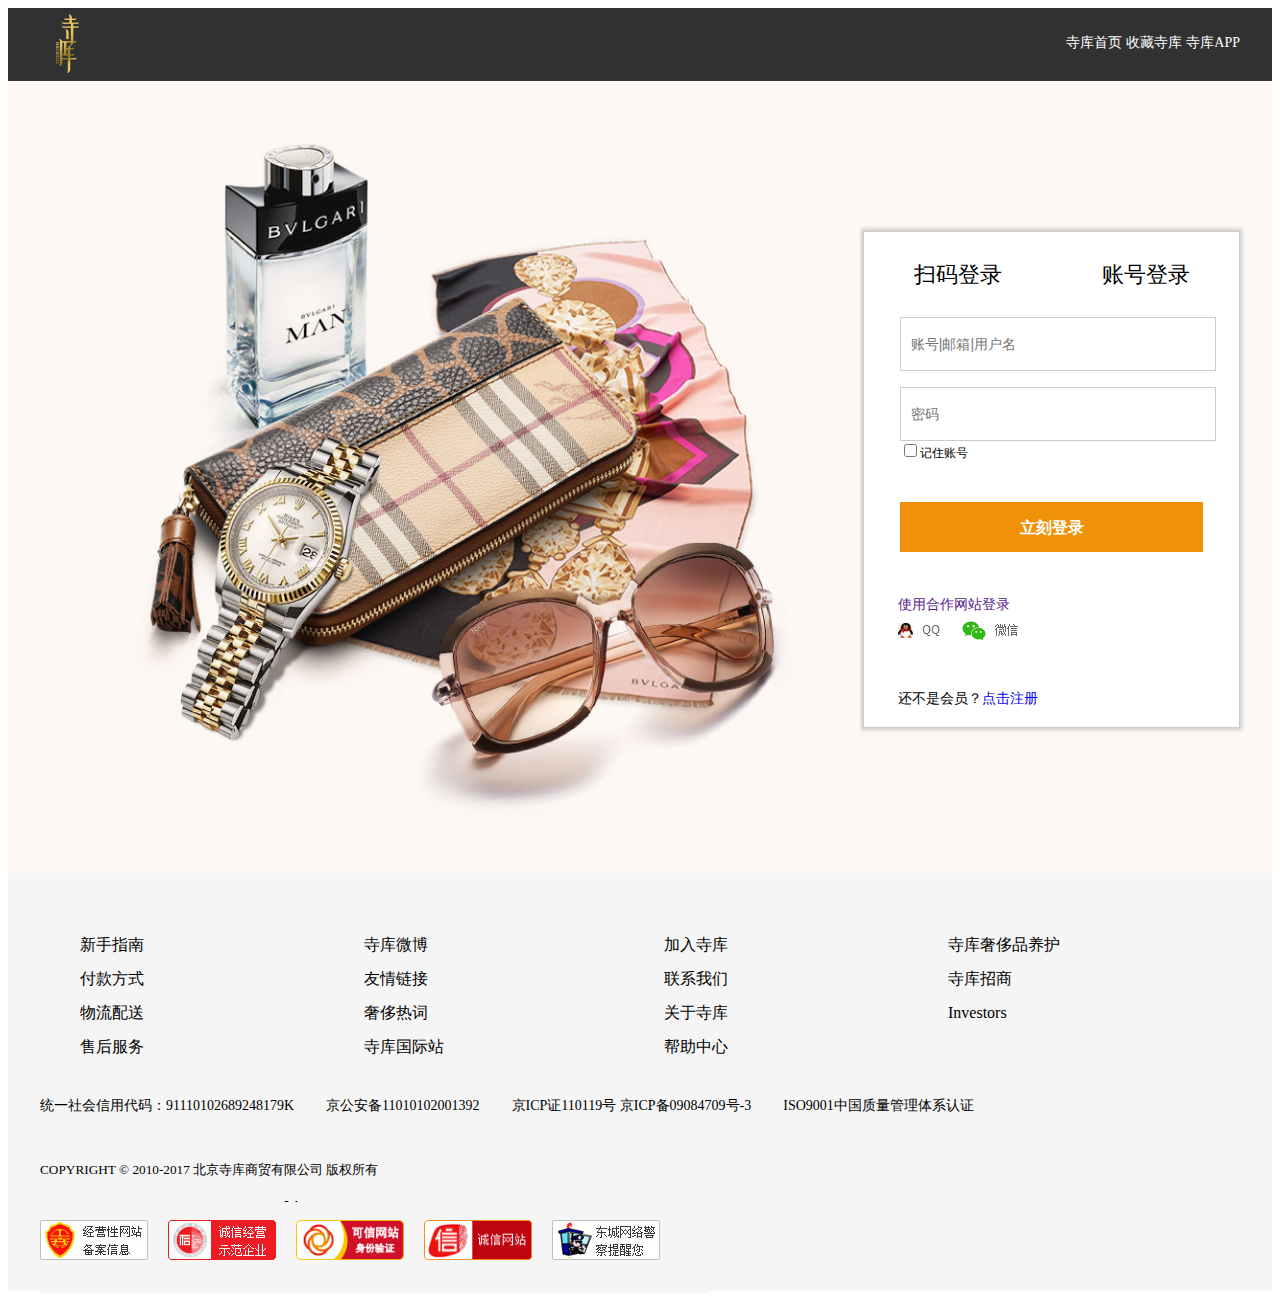
<file: src/html/login.html>
<!DOCTYPE html>
<html lang="en">
<head>
    <meta charset="UTF-8" />
    <title>login</title>
    <link rel="stylesheet" type="text/css" href="../css/login.css" />

</head>
<body>
    <div id="secoo">
        <header id="s_header">
            <div class="container">
                <img src="../img/register_logo.png" height="69" width="47" alt="" />
                <div class="header_r fr">
                    <a href="../secooindex.html">寺库首页</a>
                    <a href="">收藏寺库</a>
                    <a href="">寺库APP</a>
                </div>
            </div>
        </header>
        <main id="s_main">
            <div class="container">
                <img src="../img/register_banner.png" height="788" width="820" alt="" />
                <div class="register  fr clearfix">
                    <div class="saoma fl">扫码登录</div>
                    <div class="zhanghao fr">账号登录</div>
                    <div class="inputs">
                        <input id="username" type="text" placeholder="&nbsp;&nbsp;账号|邮箱|用户名"/>
                        <input id="password" type="password" placeholder="&nbsp;&nbsp;密码" /><br />
                        <input type="checkbox" />记住账号<br /> 
                        <input type="submit" class="submit" value="立刻登录" />
                    </div>
                    <div class="register_b fl" style="margin: 44px 0 0 34px; font-size:14px; ">
                        <a href="">使用合作网站登录</a>
                        <a href=""><img src="../img/registerlink.png" alt="" /></a>
                        <p>还不是会员？<a href="register.html">点击注册</a>
                    </div>
                </div>
            </div>
        </main>
        <footer id="s_footer">
            <div class="container">
                <div class="footer_t">
                    <dl>
                        <dd><a href="#">新手指南</a></dd>
                        <dd><a href="#">付款方式</a></dd>
                        <dd><a href="#">物流配送</a></dd>
                        <dd><a href="#">售后服务</a></dd>
                    </dl>
                    <dl>
                        <dd><a href="#">寺库微博</a></dd>
                        <dd><a href="#">友情链接</a></dd>
                        <dd><a href="#">奢侈热词</a></dd>
                        <dd><a href="#">寺库国际站</a></dd>
                    </dl>
                    <dl>
                        <dd><a href="#">加入寺库</a></dd>
                        <dd><a href="#">联系我们</a></dd>
                        <dd><a href="#">关于寺库</a></dd>
                        <dd><a href="#">帮助中心</a></dd>
                    </dl>
                    <dl>
                        <dd><a href="#">寺库奢侈品养护</a></dd>
                        <dd><a href="#">寺库招商</a></dd>
                        <dd><a href="#">Investors</a></dd>
                        
                    </dl>
                </div>
                <div class="footer_b">
                    <p>
                        <span>统一社会信用代码：91110102689248179K</span>
                        <span><a href="">京公安备11010102001392</a></span>
                        <span> 京ICP证110119号 京ICP备09084709号-3</span>
                        <span>ISO9001中国质量管理体系认证</span>
                    </p>
                    <h5>COPYRIGHT © 2010-2017 北京寺库商贸有限公司 版权所有</h5>
                    <img src="../img/foot.png" height="92" width="670" alt="" />
                </div>
            </div>
        </footer>
    </div>
    <script type="text/javascript" src="../js/require.js" data-main="../js/login.js"></script>
</body>
</html>
</file>
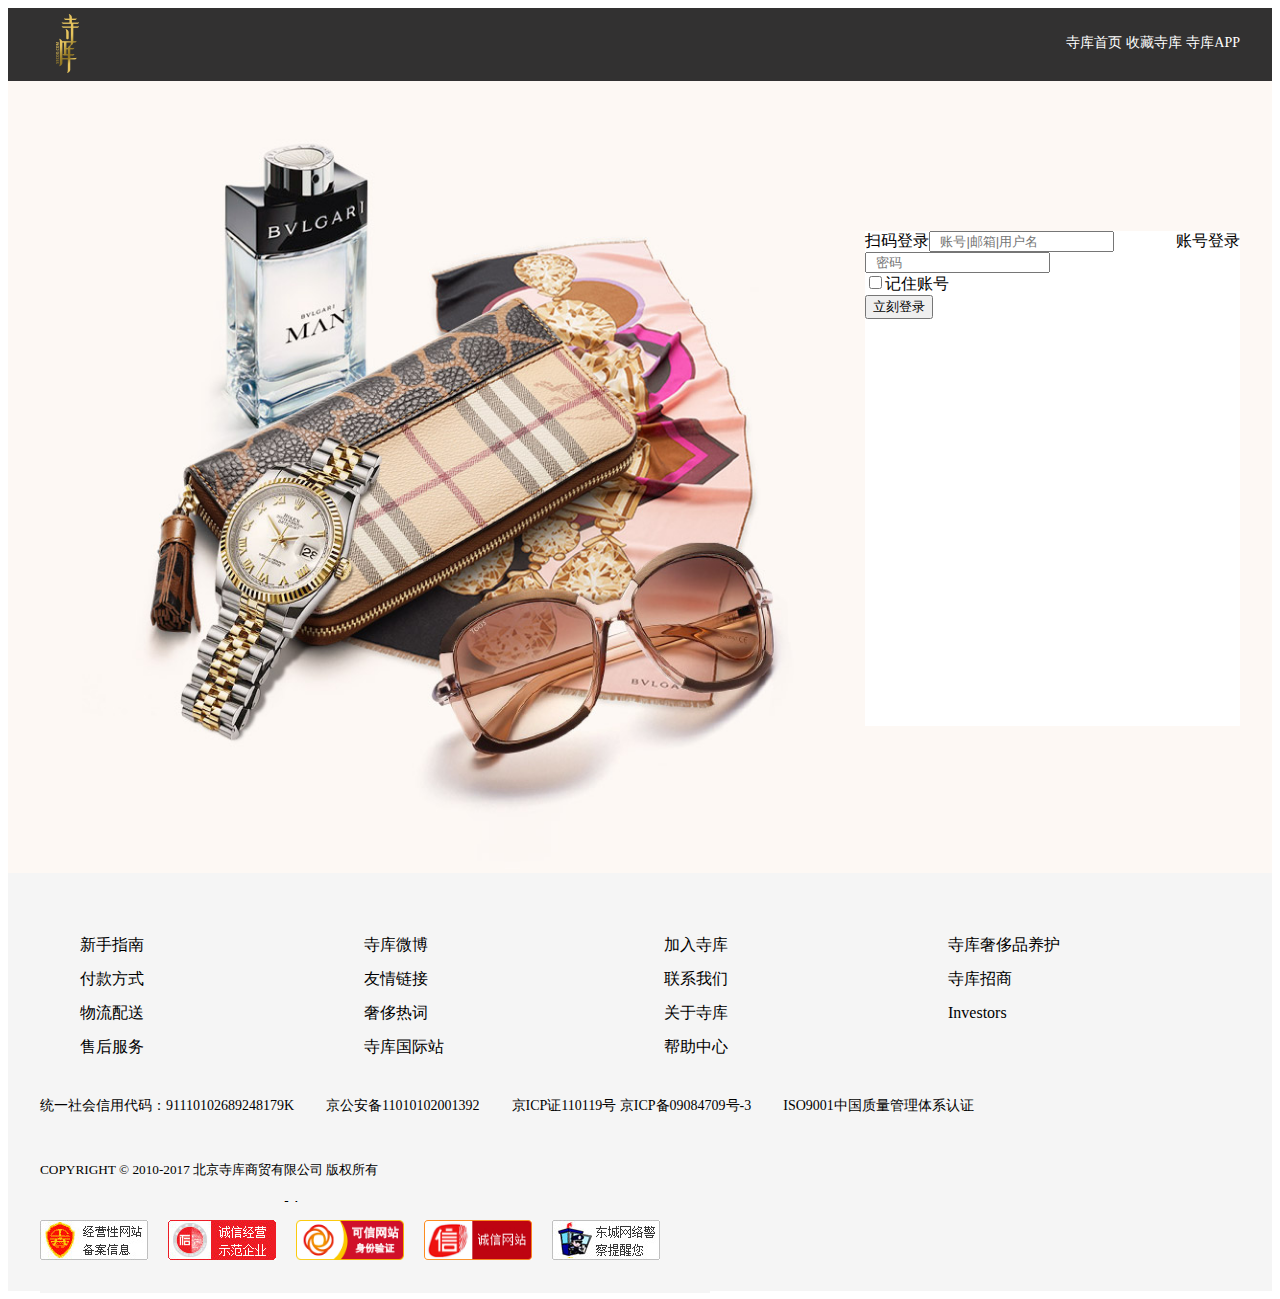
<file: src/html/register.html>
<!DOCTYPE html>
<html lang="en">
<head>
    <meta charset="UTF-8" />
    <title>details</title>
    <link rel="stylesheet" type="text/css" href="../css/register.css" />

</head>
<body>
    <div id="secoo">
        <header id="s_header">
            <div class="container">
                <img src="../img/register_logo.png" height="69" width="47" alt="" />
                <div class="header_r fr">
                    <a href="../index.html">寺库首页</a>
                    <a href="">收藏寺库</a>
                    <a href="">寺库APP</a>
                </div>
            </div>
        </header>
        <main id="s_main">
            <div class="container">
                <img src="../img/register_banner.png" height="788" width="820" alt="" />
                <div class="register fr">
                    <div class="saoma fl">扫码登录</div>
                    <div class="zhanghao fr">账号登录</div>
                    <div class="inputs">
                        <input id="username" type="text" placeholder="&nbsp;&nbsp;账号|邮箱|用户名"/>
                        <input id="password" type="password" placeholder="&nbsp;&nbsp;密码" /><br />
                        <input type="checkbox" />记住账号<br />
                        <input type="submit" class="submit" value="立刻登录" />
                    </div>
                </div>
            </div>
        </main>
        <footer id="s_footer">
            <div class="container">
                <div class="footer_t">
                    <dl>
                        <dd><a href="#">新手指南</a></dd>
                        <dd><a href="#">付款方式</a></dd>
                        <dd><a href="#">物流配送</a></dd>
                        <dd><a href="#">售后服务</a></dd>
                    </dl>
                    <dl>
                        <dd><a href="#">寺库微博</a></dd>
                        <dd><a href="#">友情链接</a></dd>
                        <dd><a href="#">奢侈热词</a></dd>
                        <dd><a href="#">寺库国际站</a></dd>
                    </dl>
                    <dl>
                        <dd><a href="#">加入寺库</a></dd>
                        <dd><a href="#">联系我们</a></dd>
                        <dd><a href="#">关于寺库</a></dd>
                        <dd><a href="#">帮助中心</a></dd>
                    </dl>
                    <dl>
                        <dd><a href="#">寺库奢侈品养护</a></dd>
                        <dd><a href="#">寺库招商</a></dd>
                        <dd><a href="#">Investors</a></dd>
                        
                    </dl>
                </div>
                <div class="footer_b">
                    <p>
                        <span>统一社会信用代码：91110102689248179K</span>
                        <span><a href="">京公安备11010102001392</a></span>
                        <span> 京ICP证110119号 京ICP备09084709号-3</span>
                        <span>ISO9001中国质量管理体系认证</span>
                    </p>
                    <h5>COPYRIGHT © 2010-2017 北京寺库商贸有限公司 版权所有</h5>
                    <img src="../img/foot.png" height="92" width="670" alt="" />
                </div>
            </div>
        </footer>
    </div>
</body>
</html>
</file>
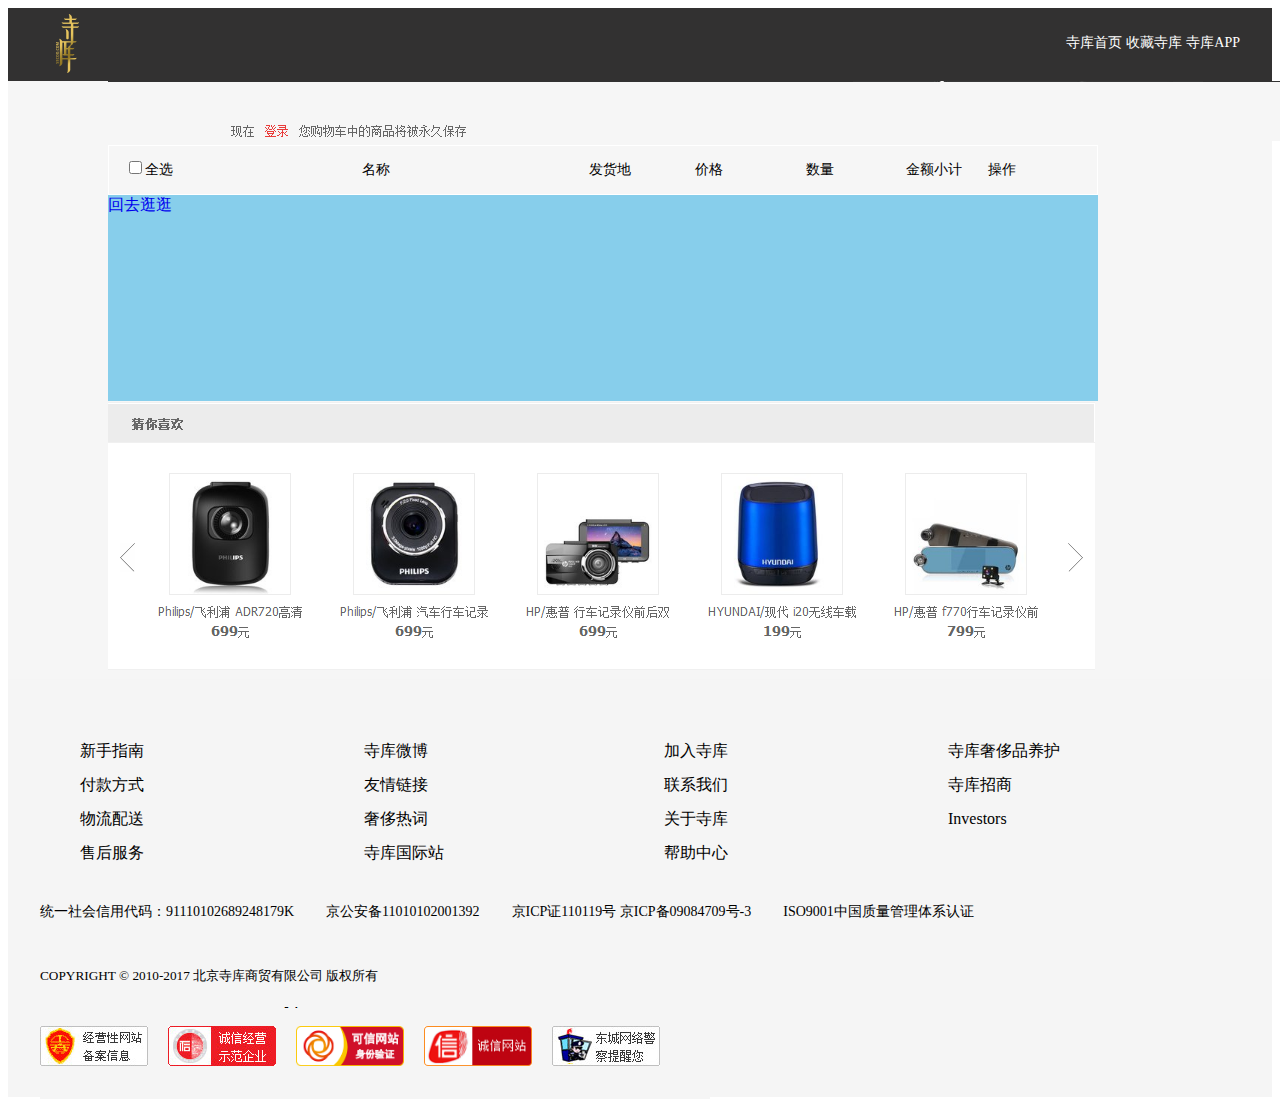
<file: src/html/shoppingcar.html>
<!DOCTYPE html>
<html lang="en">
<head>
    <meta charset="UTF-8" />
    <title>shoppingcar</title>
    <link rel="stylesheet" type="text/css" href="../css/shoppingcar.css" />

</head>
<body>
    <div id="secoo">
        <header id="s_header">
            <div class="container">
                <img src="../img/register_logo.png" height="69" width="47" alt="" />
                <div class="header_r fr">
                    <a href="../secooindex.html">寺库首页</a>
                    <a href="">收藏寺库</a>
                    <a href="">寺库APP</a>
                </div>
            </div>
        </header>
        <main id="shoppingcar_mian">
            <div class="container">
            
                <img src="../img/shoppingcar_t.png"  />
                <div class="list">
                    <div class="list_head">
                        <span><input type="checkbox" />全选</span>
                        <span>名称</span>
                        <span>发货地</span>
                        <span>价格</span>
                        <span>数量</span>
                        <span>金额小计</span>
                        <span>操作</span>
                    </div>
                    <div class="list_main"> 

                    </div>
                    <div class="list_count">
                        <div class="count_l fl">
                            <a href="goods.html">回去逛逛</a>
                        </div>
                        
                        <div class="count_r fr">
                            <span class="数量"></span>
                            <span></span>
                        </div>
                    </div>
                    <img src="../img/shoppingcar_b.png" height="274" width="987" />
                </div>
            </div>
        </main>
        <footer id="s_footer">
            <div class="container">
                <div class="footer_t">
                    <dl>
                        <dd><a href="#">新手指南</a></dd>
                        <dd><a href="#">付款方式</a></dd>
                        <dd><a href="#">物流配送</a></dd>
                        <dd><a href="#">售后服务</a></dd>
                    </dl>
                    <dl>
                        <dd><a href="#">寺库微博</a></dd>
                        <dd><a href="#">友情链接</a></dd>
                        <dd><a href="#">奢侈热词</a></dd>
                        <dd><a href="#">寺库国际站</a></dd>
                    </dl>
                    <dl>
                        <dd><a href="#">加入寺库</a></dd>
                        <dd><a href="#">联系我们</a></dd>
                        <dd><a href="#">关于寺库</a></dd>
                        <dd><a href="#">帮助中心</a></dd>
                    </dl>
                    <dl>
                        <dd><a href="#">寺库奢侈品养护</a></dd>
                        <dd><a href="#">寺库招商</a></dd>
                        <dd><a href="#">Investors</a></dd>
                        
                    </dl>
                </div>
                <div class="footer_b">
                    <p>
                        <span>统一社会信用代码：91110102689248179K</span>
                        <span><a href="">京公安备11010102001392</a></span>
                        <span> 京ICP证110119号 京ICP备09084709号-3</span>
                        <span>ISO9001中国质量管理体系认证</span>
                    </p>
                    <h5>COPYRIGHT © 2010-2017 北京寺库商贸有限公司 版权所有</h5>
                    <img src="../img/foot.png" height="92" width="670" alt="" />
                </div>
            </div>
        </footer>
    </div>
    <script type="text/javascript" src="../js/require.js" data-main="../js/shoppingcar.js" async></script>
    
</body>
</html>
</file>
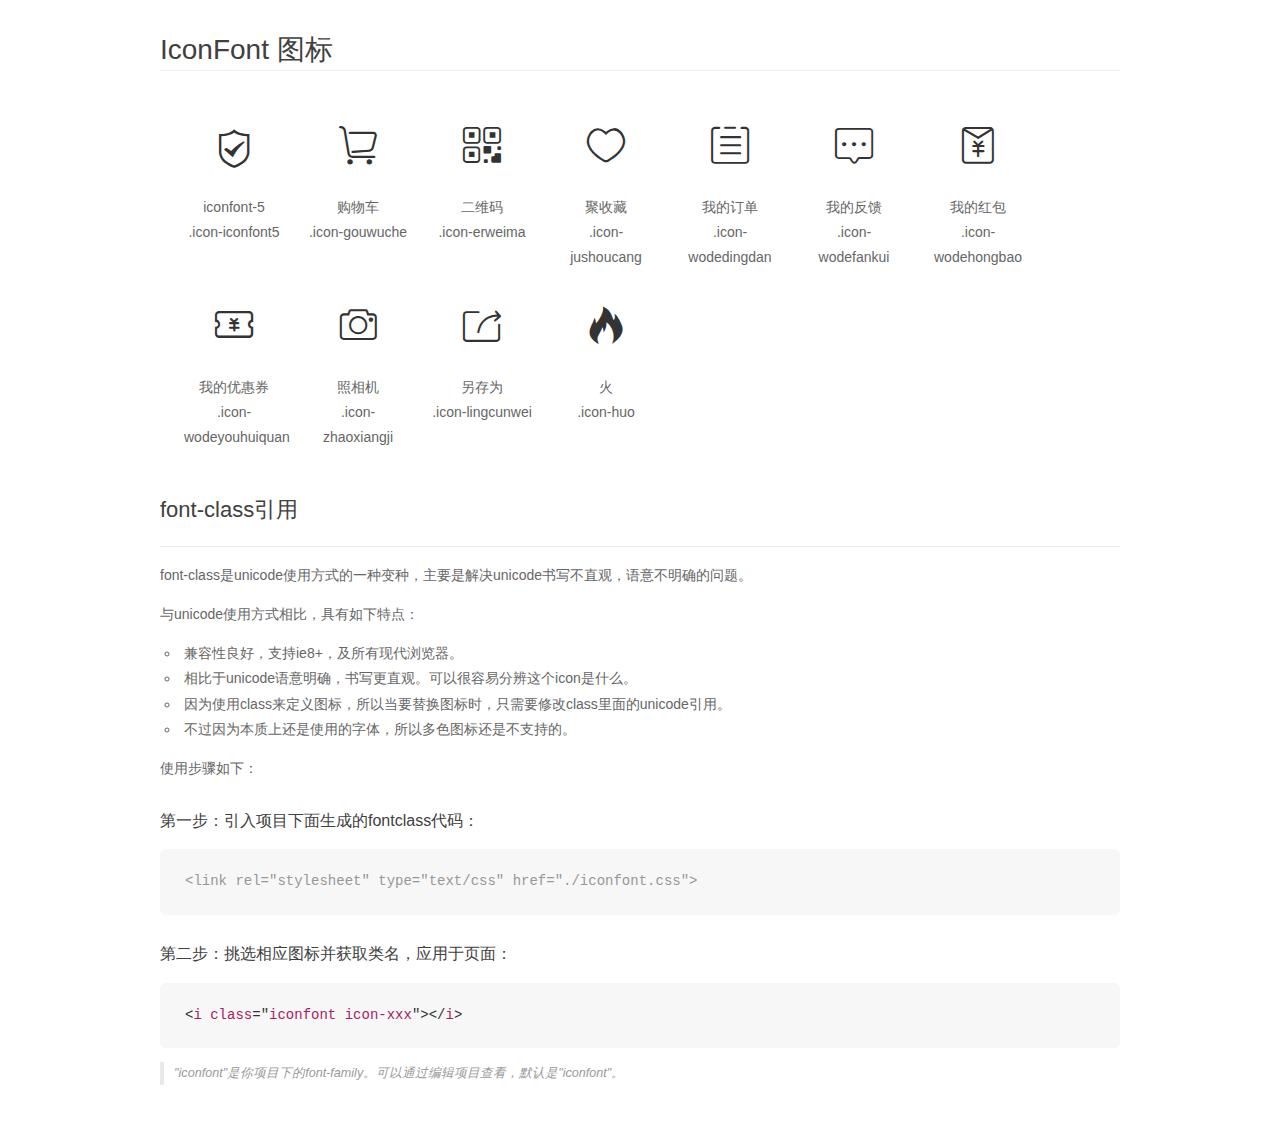
<file: src/css/iconfont/demo_fontclass.html>
<!DOCTYPE html>
<html>
<head>
    <meta charset="utf-8"/>
    <title>IconFont</title>
    <link rel="stylesheet" href="demo.css">
    <link rel="stylesheet" href="iconfont.css">
</head>
<body>
    <div class="main markdown">
        <h1>IconFont 图标</h1>
        <ul class="icon_lists clear">
            
                <li>
                <i class="icon iconfont icon-iconfont5"></i>
                    <div class="name">iconfont-5</div>
                    <div class="fontclass">.icon-iconfont5</div>
                </li>
            
                <li>
                <i class="icon iconfont icon-gouwuche"></i>
                    <div class="name">购物车</div>
                    <div class="fontclass">.icon-gouwuche</div>
                </li>
            
                <li>
                <i class="icon iconfont icon-erweima"></i>
                    <div class="name">二维码</div>
                    <div class="fontclass">.icon-erweima</div>
                </li>
            
                <li>
                <i class="icon iconfont icon-jushoucang"></i>
                    <div class="name">聚收藏</div>
                    <div class="fontclass">.icon-jushoucang</div>
                </li>
            
                <li>
                <i class="icon iconfont icon-wodedingdan"></i>
                    <div class="name">我的订单</div>
                    <div class="fontclass">.icon-wodedingdan</div>
                </li>
            
                <li>
                <i class="icon iconfont icon-wodefankui"></i>
                    <div class="name">我的反馈</div>
                    <div class="fontclass">.icon-wodefankui</div>
                </li>
            
                <li>
                <i class="icon iconfont icon-wodehongbao"></i>
                    <div class="name">我的红包</div>
                    <div class="fontclass">.icon-wodehongbao</div>
                </li>
            
                <li>
                <i class="icon iconfont icon-wodeyouhuiquan"></i>
                    <div class="name">我的优惠券</div>
                    <div class="fontclass">.icon-wodeyouhuiquan</div>
                </li>
            
                <li>
                <i class="icon iconfont icon-zhaoxiangji"></i>
                    <div class="name">照相机</div>
                    <div class="fontclass">.icon-zhaoxiangji</div>
                </li>
            
                <li>
                <i class="icon iconfont icon-lingcunwei"></i>
                    <div class="name">另存为</div>
                    <div class="fontclass">.icon-lingcunwei</div>
                </li>
            
                <li>
                <i class="icon iconfont icon-huo"></i>
                    <div class="name">火</div>
                    <div class="fontclass">.icon-huo</div>
                </li>
            
        </ul>

        <h2 id="font-class-">font-class引用</h2>
        <hr>

        <p>font-class是unicode使用方式的一种变种，主要是解决unicode书写不直观，语意不明确的问题。</p>
        <p>与unicode使用方式相比，具有如下特点：</p>
        <ul>
        <li>兼容性良好，支持ie8+，及所有现代浏览器。</li>
        <li>相比于unicode语意明确，书写更直观。可以很容易分辨这个icon是什么。</li>
        <li>因为使用class来定义图标，所以当要替换图标时，只需要修改class里面的unicode引用。</li>
        <li>不过因为本质上还是使用的字体，所以多色图标还是不支持的。</li>
        </ul>
        <p>使用步骤如下：</p>
        <h3 id="-fontclass-">第一步：引入项目下面生成的fontclass代码：</h3>


        <pre><code class="lang-js hljs javascript"><span class="hljs-comment">&lt;link rel="stylesheet" type="text/css" href="./iconfont.css"&gt;</span></code></pre>
        <h3 id="-">第二步：挑选相应图标并获取类名，应用于页面：</h3>
        <pre><code class="lang-css hljs">&lt;<span class="hljs-selector-tag">i</span> <span class="hljs-selector-tag">class</span>="<span class="hljs-selector-tag">iconfont</span> <span class="hljs-selector-tag">icon-xxx</span>"&gt;&lt;/<span class="hljs-selector-tag">i</span>&gt;</code></pre>
        <blockquote>
        <p>"iconfont"是你项目下的font-family。可以通过编辑项目查看，默认是"iconfont"。</p>
        </blockquote>
    </div>
</body>
</html>
</file>
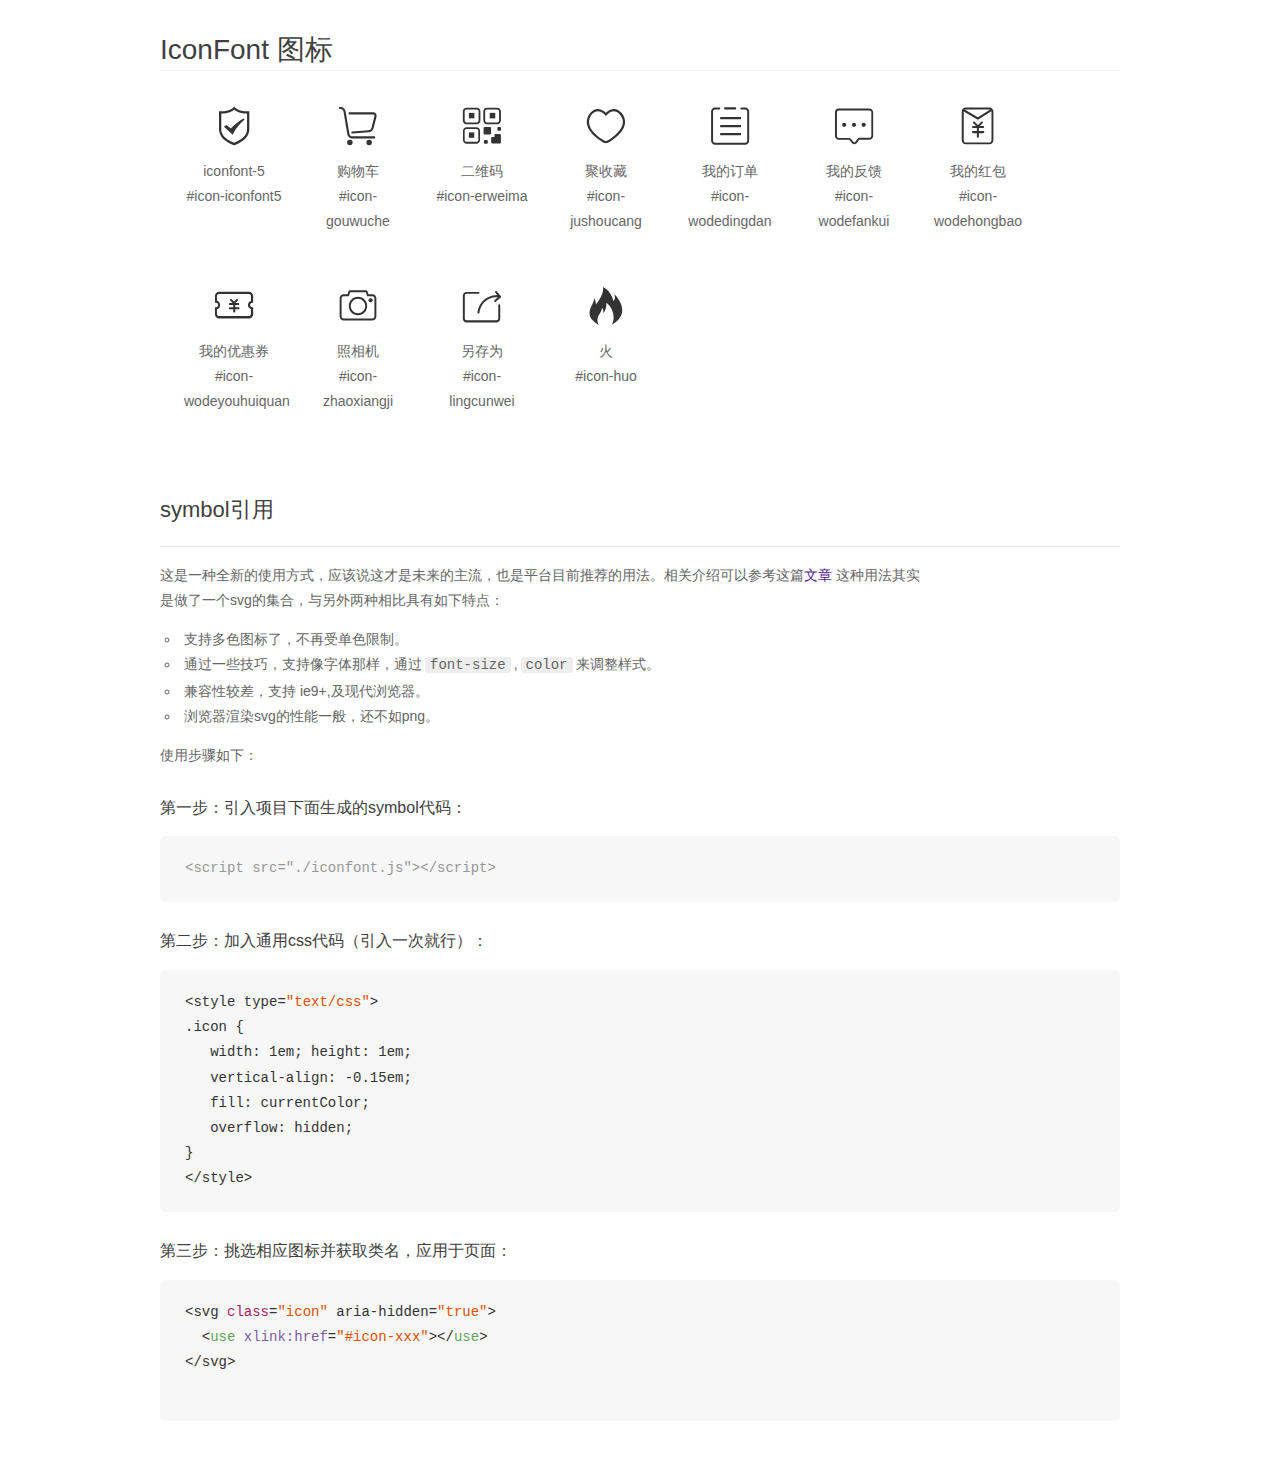
<file: src/css/iconfont/demo_symbol.html>
<!DOCTYPE html>
<html>
<head>
    <meta charset="utf-8"/>
    <title>IconFont</title>
    <link rel="stylesheet" href="demo.css">
    <script src="iconfont.js"></script>

    <style type="text/css">
        .icon {
          /* 通过设置 font-size 来改变图标大小 */
          width: 1em; height: 1em;
          /* 图标和文字相邻时，垂直对齐 */
          vertical-align: -0.15em;
          /* 通过设置 color 来改变 SVG 的颜色/fill */
          fill: currentColor;
          /* path 和 stroke 溢出 viewBox 部分在 IE 下会显示
             normalize.css 中也包含这行 */
          overflow: hidden;
        }

    </style>
</head>
<body>
    <div class="main markdown">
        <h1>IconFont 图标</h1>
        <ul class="icon_lists clear">
            
                <li>
                    <svg class="icon" aria-hidden="true">
                        <use xlink:href="#icon-iconfont5"></use>
                    </svg>
                    <div class="name">iconfont-5</div>
                    <div class="fontclass">#icon-iconfont5</div>
                </li>
            
                <li>
                    <svg class="icon" aria-hidden="true">
                        <use xlink:href="#icon-gouwuche"></use>
                    </svg>
                    <div class="name">购物车</div>
                    <div class="fontclass">#icon-gouwuche</div>
                </li>
            
                <li>
                    <svg class="icon" aria-hidden="true">
                        <use xlink:href="#icon-erweima"></use>
                    </svg>
                    <div class="name">二维码</div>
                    <div class="fontclass">#icon-erweima</div>
                </li>
            
                <li>
                    <svg class="icon" aria-hidden="true">
                        <use xlink:href="#icon-jushoucang"></use>
                    </svg>
                    <div class="name">聚收藏</div>
                    <div class="fontclass">#icon-jushoucang</div>
                </li>
            
                <li>
                    <svg class="icon" aria-hidden="true">
                        <use xlink:href="#icon-wodedingdan"></use>
                    </svg>
                    <div class="name">我的订单</div>
                    <div class="fontclass">#icon-wodedingdan</div>
                </li>
            
                <li>
                    <svg class="icon" aria-hidden="true">
                        <use xlink:href="#icon-wodefankui"></use>
                    </svg>
                    <div class="name">我的反馈</div>
                    <div class="fontclass">#icon-wodefankui</div>
                </li>
            
                <li>
                    <svg class="icon" aria-hidden="true">
                        <use xlink:href="#icon-wodehongbao"></use>
                    </svg>
                    <div class="name">我的红包</div>
                    <div class="fontclass">#icon-wodehongbao</div>
                </li>
            
                <li>
                    <svg class="icon" aria-hidden="true">
                        <use xlink:href="#icon-wodeyouhuiquan"></use>
                    </svg>
                    <div class="name">我的优惠券</div>
                    <div class="fontclass">#icon-wodeyouhuiquan</div>
                </li>
            
                <li>
                    <svg class="icon" aria-hidden="true">
                        <use xlink:href="#icon-zhaoxiangji"></use>
                    </svg>
                    <div class="name">照相机</div>
                    <div class="fontclass">#icon-zhaoxiangji</div>
                </li>
            
                <li>
                    <svg class="icon" aria-hidden="true">
                        <use xlink:href="#icon-lingcunwei"></use>
                    </svg>
                    <div class="name">另存为</div>
                    <div class="fontclass">#icon-lingcunwei</div>
                </li>
            
                <li>
                    <svg class="icon" aria-hidden="true">
                        <use xlink:href="#icon-huo"></use>
                    </svg>
                    <div class="name">火</div>
                    <div class="fontclass">#icon-huo</div>
                </li>
            
        </ul>


        <h2 id="symbol-">symbol引用</h2>
        <hr>

        <p>这是一种全新的使用方式，应该说这才是未来的主流，也是平台目前推荐的用法。相关介绍可以参考这篇<a href="">文章</a>
        这种用法其实是做了一个svg的集合，与另外两种相比具有如下特点：</p>
        <ul>
          <li>支持多色图标了，不再受单色限制。</li>
          <li>通过一些技巧，支持像字体那样，通过<code>font-size</code>,<code>color</code>来调整样式。</li>
          <li>兼容性较差，支持 ie9+,及现代浏览器。</li>
          <li>浏览器渲染svg的性能一般，还不如png。</li>
        </ul>
        <p>使用步骤如下：</p>
        <h3 id="-symbol-">第一步：引入项目下面生成的symbol代码：</h3>
        <pre><code class="lang-js hljs javascript"><span class="hljs-comment">&lt;script src="./iconfont.js"&gt;&lt;/script&gt;</span></code></pre>
        <h3 id="-css-">第二步：加入通用css代码（引入一次就行）：</h3>
        <pre><code class="lang-js hljs javascript">&lt;style type=<span class="hljs-string">"text/css"</span>&gt;
.icon {
   width: <span class="hljs-number">1</span>em; height: <span class="hljs-number">1</span>em;
   vertical-align: <span class="hljs-number">-0.15</span>em;
   fill: currentColor;
   overflow: hidden;
}
&lt;<span class="hljs-regexp">/style&gt;</span></code></pre>
        <h3 id="-">第三步：挑选相应图标并获取类名，应用于页面：</h3>
        <pre><code class="lang-js hljs javascript">&lt;svg <span class="hljs-class"><span class="hljs-keyword">class</span></span>=<span class="hljs-string">"icon"</span> aria-hidden=<span class="hljs-string">"true"</span>&gt;<span class="xml"><span class="hljs-tag">
  &lt;<span class="hljs-name">use</span> <span class="hljs-attr">xlink:href</span>=<span class="hljs-string">"#icon-xxx"</span>&gt;</span><span class="hljs-tag">&lt;/<span class="hljs-name">use</span>&gt;</span>
</span>&lt;<span class="hljs-regexp">/svg&gt;
        </span></code></pre>
    </div>
</body>
</html>
</file>
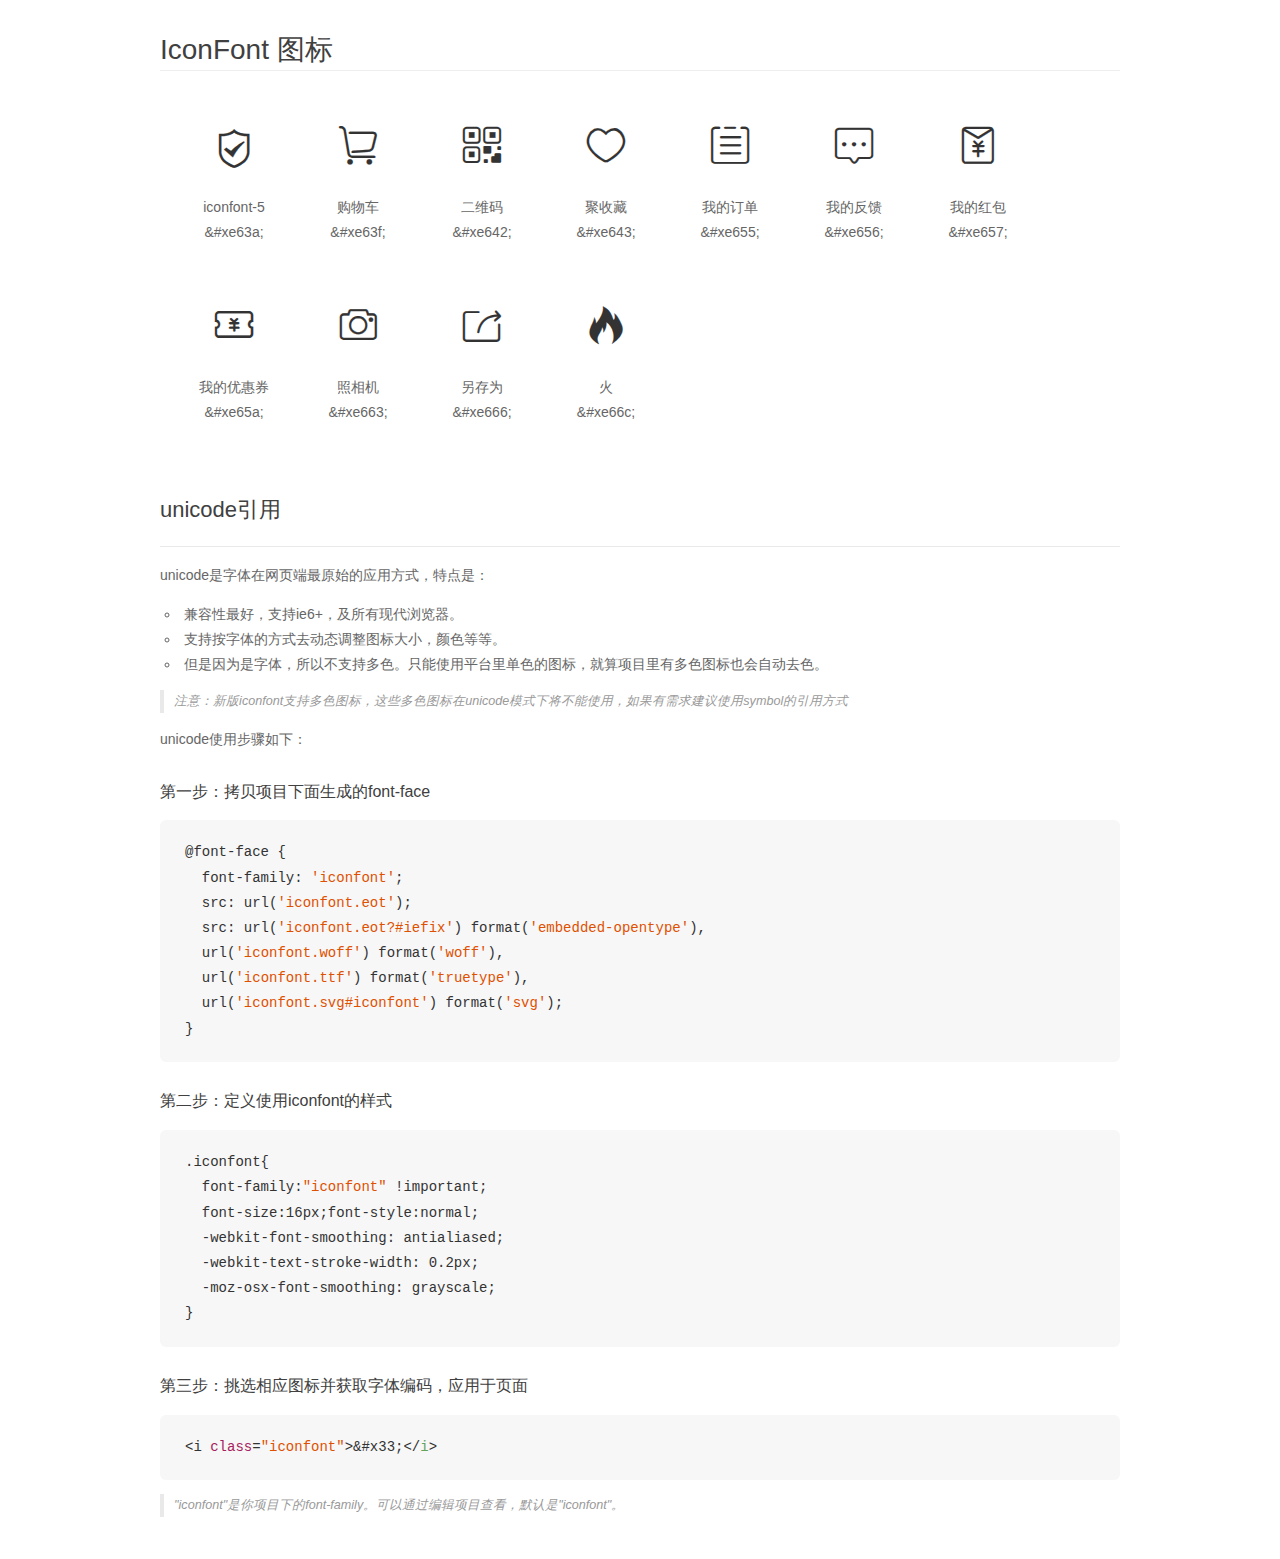
<file: src/css/iconfont/demo_unicode.html>
<!DOCTYPE html>
<html>
<head>
    <meta charset="utf-8"/>
    <title>IconFont</title>
    <link rel="stylesheet" href="demo.css">

    <style type="text/css">

        @font-face {font-family: "iconfont";
          src: url('iconfont.eot'); /* IE9*/
          src: url('iconfont.eot#iefix') format('embedded-opentype'), /* IE6-IE8 */
          url('iconfont.woff') format('woff'), /* chrome, firefox */
          url('iconfont.ttf') format('truetype'), /* chrome, firefox, opera, Safari, Android, iOS 4.2+*/
          url('iconfont.svg#iconfont') format('svg'); /* iOS 4.1- */
        }

        .iconfont {
          font-family:"iconfont" !important;
          font-size:16px;
          font-style:normal;
          -webkit-font-smoothing: antialiased;
          -webkit-text-stroke-width: 0.2px;
          -moz-osx-font-smoothing: grayscale;
        }

    </style>
</head>
<body>
    <div class="main markdown">
        <h1>IconFont 图标</h1>
        <ul class="icon_lists clear">
            
                <li>
                <i class="icon iconfont">&#xe63a;</i>
                    <div class="name">iconfont-5</div>
                    <div class="code">&amp;#xe63a;</div>
                </li>
            
                <li>
                <i class="icon iconfont">&#xe63f;</i>
                    <div class="name">购物车</div>
                    <div class="code">&amp;#xe63f;</div>
                </li>
            
                <li>
                <i class="icon iconfont">&#xe642;</i>
                    <div class="name">二维码</div>
                    <div class="code">&amp;#xe642;</div>
                </li>
            
                <li>
                <i class="icon iconfont">&#xe643;</i>
                    <div class="name">聚收藏</div>
                    <div class="code">&amp;#xe643;</div>
                </li>
            
                <li>
                <i class="icon iconfont">&#xe655;</i>
                    <div class="name">我的订单</div>
                    <div class="code">&amp;#xe655;</div>
                </li>
            
                <li>
                <i class="icon iconfont">&#xe656;</i>
                    <div class="name">我的反馈</div>
                    <div class="code">&amp;#xe656;</div>
                </li>
            
                <li>
                <i class="icon iconfont">&#xe657;</i>
                    <div class="name">我的红包</div>
                    <div class="code">&amp;#xe657;</div>
                </li>
            
                <li>
                <i class="icon iconfont">&#xe65a;</i>
                    <div class="name">我的优惠券</div>
                    <div class="code">&amp;#xe65a;</div>
                </li>
            
                <li>
                <i class="icon iconfont">&#xe663;</i>
                    <div class="name">照相机</div>
                    <div class="code">&amp;#xe663;</div>
                </li>
            
                <li>
                <i class="icon iconfont">&#xe666;</i>
                    <div class="name">另存为</div>
                    <div class="code">&amp;#xe666;</div>
                </li>
            
                <li>
                <i class="icon iconfont">&#xe66c;</i>
                    <div class="name">火</div>
                    <div class="code">&amp;#xe66c;</div>
                </li>
            
        </ul>
        <h2 id="unicode-">unicode引用</h2>
        <hr>

        <p>unicode是字体在网页端最原始的应用方式，特点是：</p>
        <ul>
        <li>兼容性最好，支持ie6+，及所有现代浏览器。</li>
        <li>支持按字体的方式去动态调整图标大小，颜色等等。</li>
        <li>但是因为是字体，所以不支持多色。只能使用平台里单色的图标，就算项目里有多色图标也会自动去色。</li>
        </ul>
        <blockquote>
        <p>注意：新版iconfont支持多色图标，这些多色图标在unicode模式下将不能使用，如果有需求建议使用symbol的引用方式</p>
        </blockquote>
        <p>unicode使用步骤如下：</p>
        <h3 id="-font-face">第一步：拷贝项目下面生成的font-face</h3>
        <pre><code class="lang-js hljs javascript">@font-face {
  font-family: <span class="hljs-string">'iconfont'</span>;
  src: url(<span class="hljs-string">'iconfont.eot'</span>);
  src: url(<span class="hljs-string">'iconfont.eot?#iefix'</span>) format(<span class="hljs-string">'embedded-opentype'</span>),
  url(<span class="hljs-string">'iconfont.woff'</span>) format(<span class="hljs-string">'woff'</span>),
  url(<span class="hljs-string">'iconfont.ttf'</span>) format(<span class="hljs-string">'truetype'</span>),
  url(<span class="hljs-string">'iconfont.svg#iconfont'</span>) format(<span class="hljs-string">'svg'</span>);
}
</code></pre>
        <h3 id="-iconfont-">第二步：定义使用iconfont的样式</h3>
        <pre><code class="lang-js hljs javascript">.iconfont{
  font-family:<span class="hljs-string">"iconfont"</span> !important;
  font-size:<span class="hljs-number">16</span>px;font-style:normal;
  -webkit-font-smoothing: antialiased;
  -webkit-text-stroke-width: <span class="hljs-number">0.2</span>px;
  -moz-osx-font-smoothing: grayscale;
}
</code></pre>
        <h3 id="-">第三步：挑选相应图标并获取字体编码，应用于页面</h3>
        <pre><code class="lang-js hljs javascript">&lt;i <span class="hljs-class"><span class="hljs-keyword">class</span></span>=<span class="hljs-string">"iconfont"</span>&gt;&amp;#x33;<span class="xml"><span class="hljs-tag">&lt;/<span class="hljs-name">i</span>&gt;</span></span></code></pre>

        <blockquote>
        <p>"iconfont"是你项目下的font-family。可以通过编辑项目查看，默认是"iconfont"。</p>
        </blockquote>
    </div>


</body>
</html>
</file>
<file: src/css/base.css>
@charset "UTF-8";
/*
	支持css写法
	* 注释：
		* 单行
		* 多行
	* 嵌套
	* 变量
		* 全局
		* 局部
		* 多值变量
		* 特殊变量
 */
/*css 初始化 */
html, body, ul, li, ol, dl, dd, dt, p, h1, h2, h3, h4, h5, h6, form, fieldset, legend, img, input {
  margin: 0;
  padding: 0;
  font-family: "微软雅黑","华文细黑";
}

fieldset, img, input, button {
  border: 0 none;
  padding: 0;
  margin: 0;
  outline-style: none;
}

/*去掉input等聚焦时的蓝色边框*/
ul, ol, li {
  list-style: none;
}

/*input { padding-top:0; padding-bottom:0; font-family: "SimSun","宋体";}*/
select, input {
  vertical-align: middle;
}

/*select, input, textarea { font-size:12px; margin:0; }*/
textarea {
  resize: none;
}

/*防止拖动*/
img {
  border: 0;
  vertical-align: middle;
}

/*  去掉图片低测默认的3像素空白缝隙，或者用display：block也可以*/
table {
  border-collapse: collapse;
}

/*添加公共样式*/
/*body {
    font:12px/150% Arial,Verdana,"\5b8b\4f53";
    color:#666;
    background:#fff
}*/
/*.clearfix:before,.clearfix:after {  清楚浮动
    content:"";
    display:table;
}
.clearfix:after{clear:both;}
.clearfix{
    *zoom:1;IE/7/6
}*/
.clearfix:after {
  content: "";
  display: block;
  height: 0;
  clear: both;
  overflow: hidden;
  visibility: hidden;
  zoom: 1;
}

a {
  text-decoration: none;
}

/*color:#666;*/
/*a:hover{color:#C81623;}*/
h1, h2, h3, h4, h5, h6 {
  text-decoration: none;
  font-weight: 300;
  /*font-size:1em*/
}

/*设置h标签的大小，设置跟父亲一样大的字体font-size:100%;*/
s, i, em {
  font-style: normal;
  text-decoration: none;
}

* {
  margin: 0;
  padding: 0;
}

/*公共类*/
.container {
  /*版心 提取 */
  width: 1200px;
  margin: 0 auto;
}

.fl {
  float: left;
}

.fr {
  float: right;
}

.al {
  text-align: left;
}

.ac {
  text-align: center;
}

.ar {
  text-align: right;
}

.hide {
  display: none;
}

.font12 {
  font-size: 12px;
}

.font14 {
  font-size: 14px;
}

.font16 {
  font-size: 16px;
}

@font-face {
  font-family: "iconfont";
  src: url("iconfont/iconfont.eot?t=1521814856051");
  /* IE9*/
  src: url("iconfont/iconfont.eot?t=1521814856051#iefix") format("embedded-opentype"), url("[data-uri]") format("woff"), url("iconfont/iconfont.ttf?t=1521814856051") format("truetype"), url("iconfont/iconfont.svg?t=1521814856051#iconfont") format("svg");
  /* iOS 4.1- */
}

.iconfont {
  font-family: "iconfont" !important;
  font-size: 16px;
  font-style: normal;
  -webkit-font-smoothing: antialiased;
  -moz-osx-font-smoothing: grayscale;
}

.icon-iconfont5:before {
  content: "\e63a";
}

.icon-gouwuche:before {
  content: "\e63f";
}

.icon-erweima:before {
  content: "\e642";
}

.icon-jushoucang:before {
  content: "\e643";
}

.icon-wodedingdan:before {
  content: "\e655";
}

.icon-wodefankui:before {
  content: "\e656";
}

.icon-wodehongbao:before {
  content: "\e657";
}

.icon-wodeyouhuiquan:before {
  content: "\e65a";
}

.icon-zhaoxiangji:before {
  content: "\e663";
}

.icon-lingcunwei:before {
  content: "\e666";
}

.icon-huo:before {
  content: "\e66c";
}

/*最少宽度*/
#secoo {
  min-width: 1200px;
  _width: expression(document.body.clientWidth < 1200 ? "1200px" : "auto");
}

/*公共部分*/
/*
	头部样式

 */
#s_header .container {
  margin-top: 20px;
  margin-bottom: 20px;
}

#s_header .header_l {
  width: 581px;
  height: 110px;
}

#s_header .header_r {
  height: 110px;
  position: relative;
}

#s_header .header_r i {
  color: #F8A72E;
}

#s_header .header_r li {
  float: left;
}

#s_header .header_r li:nth-child(2) {
  padding: 0 30px;
}

#s_header .header_r a {
  font-size: 14px;
  color: #000;
}

#s_header .header_r h5 {
  position: absolute;
  right: 0;
  bottom: 40px;
}

#s_nav {
  background: #1A191E;
  height: 44px;
}

#s_nav .container {
  position: relative;
}

#s_nav li {
  float: left;
}

#s_nav li .show {
  position: absolute;
  left: 0;
  top: 64px;
  z-index: 10;
  width: 1200px;
  background: #fff;
  border-bottom: 3px solid #fc0;
  opacity: 0.95;
  border-top: 3px solid #fc0;
}

#s_nav li .show .title span {
  font-weight: 550;
  font-size: 16px;
  line-height: 40px;
  padding-top: 10px;
}

#s_nav li .show .title span:nth-child(2) {
  margin: 0 400px;
}

#s_nav li .show .content {
  width: 100%;
  height: 188px;
}

#s_nav li .show .content a {
  font-size: 14px;
  color: #656158;
  line-height: 24px;
}

#s_nav li a {
  color: #fff;
  display: block;
  font-size: 12px;
  margin-right: 41px;
  line-height: 44px;
  height: 44px;
}

#s_nav .searchinput {
  width: 224px;
  height: 38px;
  margin: 3px;
  background: #fff;
}

#s_nav .searchinput input {
  width: 189px;
  height: 38px;
  font-size: 16px;
}

#s_nav .searchinput .find {
  width: 40px;
  height: 38px;
  color: #F8A120;
  font-size: 18px;
}

#s_footer {
  background: #F5F5F5;
}

#s_footer .footer_t {
  height: 134px;
  padding-top: 39px;
}

#s_footer .footer_t dl {
  float: left;
  margin-right: 180px;
}

#s_footer .footer_t dl a {
  color: #000;
  font-size: 16px;
  line-height: 34px;
}

#s_footer .footer_b {
  height: 211px;
  padding-top: 34px;
}

#s_footer .footer_b span {
  margin-right: 28px;
  font-size: 14px;
}

#s_footer .footer_b span a {
  color: #000;
}

#s_footer .footer_b h5 {
  padding-top: 24px;
}
</file>
<file: src/css/index.css>
#s_banner {
  z-index: -1;
}

#s_banner .container {
  height: 620px;
  margin-top: 20px;
}

#s_main .main_t a:nth-child(odd) {
  margin-right: 20px;
}

#s_main .main_t a:hover p {
  color: #fc0;
}

#s_main .main_t a:hover img {
  transform: scale(1.1, 1.1);
  transition: all 0.5s;
}

#s_main .main_t a:hover div {
  border-bottom: 5px solid #fc0;
}

#s_main .main_t a {
  display: block;
  width: 590px;
  height: 450px;
  float: left;
}

#s_main .main_t a div {
  width: 590px;
  height: 330px;
  overflow: hidden;
  transition: all 0.5s;
}

#s_main .main_t a div img {
  width: 590px;
  height: 330px;
}

#s_main .main_t a p {
  display: block;
  width: 590px;
  height: 70px;
  font-size: 30px;
  line-height: 60px;
  color: #000;
  transition: all 0.5s;
}

#s_main .main_b {
  height: 406px;
  margin-top: 82px;
  border-top: 3px solid #fc0;
  position: relative;
  padding-top: 103px;
}

#s_main .main_b .title {
  position: absolute;
  left: 50%;
  margin-left: -60px;
  top: -22px;
  font-size: 30px;
  display: block;
  background: #fff;
}

#s_main .main_b .left {
  font-size: 50px;
  position: absolute;
  left: -25px;
  top: 50%;
  margin-top: -90px;
}

#s_main .main_b .right {
  font-size: 50px;
  position: absolute;
  right: -25px;
  top: 50%;
  margin-top: -90px;
}

#s_main .main_b #main_focus {
  position: relative;
  width: 1200px;
  height: 300px;
  overflow: hidden;
}

#s_main .main_b #main_focus ul {
  width: 6500px;
  position: absolute;
}

#s_main .main_b #main_focus ul a:hover .descirbe {
  color: #fc0;
}

#s_main .main_b #main_focus ul a:hover .detail {
  color: #fc0;
}

#s_main .main_b #main_focus ul a {
  float: left;
  margin-right: 105px;
  width: 220px;
}

#s_main .main_b #main_focus ul a li .phtot {
  width: 220px;
  height: 220px;
  overflow: hidden;
}

#s_main .main_b #main_focus ul a li .descirbe {
  font-size: 20px;
  line-height: 28px;
  color: #000;
  overflow: hidden;
  text-overflow: ellipsis;
  white-space: nowrap;
}

#s_main .main_b #main_focus ul a li .detail {
  font-size: 16px;
  color: #000;
}
</file>
<file: src/css/goods.css>
#goods_multiple {
  background: #EDEDED;
}

#goods_multiple .container .multiple_t {
  width: 100%;
  height: 52px;
  padding-top: 10px;
}

#goods_multiple .container .multiple_t p {
  font-size: 14px;
  line-height: 52px;
}

#goods_multiple .container .multiple_b div {
  border-bottom: 1px dashed #EDEDED;
}

#goods_multiple .container .multiple_b .left {
  height: 100%;
  width: 110px;
  font-size: 12px;
  color: #666666;
  background: #F5F5F5;
  text-align: center;
}

#goods_multiple .container .multiple_b .right {
  height: 100%;
  width: 960px;
  padding-right: 130px;
  background: #fff;
}

#goods_multiple .container .multiple_b .right a {
  margin: 12px 0 0;
  height: 22px;
  padding: 0 22px 0 10px;
  white-space: nowrap;
  max-width: 180px;
  overflow: hidden;
  text-overflow: ellipsis;
  display: inline-block;
  font-size: 12px;
  color: #666666;
}

#goods_multiple .container .multiple_b .multiple_brand {
  height: 233px;
}

#goods_multiple .container .multiple_b .multiple_classify {
  height: 80px;
}

#goods_multiple .container .multiple_b .multiple_price {
  height: 47px;
}

#goods_multiple .container .multiple_b .multiple_user {
  height: 47px;
}

#goods_main {
  background: #EDEDED;
  padding-top: 20px;
}

#goods_main .container .main_head {
  height: 85px;
}

#goods_main .container .main_head a {
  padding: 0 30px;
  line-height: 30px;
  display: inline-block;
  text-align: center;
  padding-top: 9px;
  font-size: 20px;
  color: #A59999;
}

#goods_main .container .main_head a:hover {
  border-top: 2px solid #e93b39;
  color: #e03b39;
  padding-top: 2px;
  margin-top: -2px;
}

#goods_main .container .main_head .product_control {
  background: #F5F5F5;
  height: 45px;
  line-height: 45px;
}

#goods_main .container .main_head .product_control .product_control_btn {
  padding-left: 30px;
}

#goods_main .container .main_head .product_control .product_control_btn button {
  width: 45px;
  height: 22px;
  background: #fff;
}

#goods_main .container .main_head .product_control .product_control_btn button:hover {
  background-color: #E93B39;
  color: #fff;
}

#goods_main .container .main_head .product_control .product_control_btn .product_control_search {
  padding-left: 30px;
}

#goods_main .container #main_product {
  background: #fff;
}

#goods_main .container #main_product .product_item:hover {
  border: 2px solid #ccc;
}

#goods_main .container #main_product .product_item {
  width: 244px;
  height: 393px;
  padding: 14px;
  border: 2px solid #fff;
  margin: 12px;
}

#goods_main .container #main_product .product_item a {
  display: block;
  width: 244px;
  height: 393px;
}

#goods_main .container #main_product .product_item a .photo {
  width: 244px;
  height: 294px;
  border-bottom: 1px solid #fff;
}

#goods_main .container #main_product .product_item a .photo:hover {
  border-bottom: 1px solid #999;
}

#goods_main .container #main_product .product_item a .descirbe {
  padding-top: 10px;
  font-size: 14px;
  line-height: 18px;
  color: #000;
}

#goods_main .container #main_product .product_item a .detail {
  font-size: 16px;
  color: #000;
  padding-top: 10px;
}

#goods_main .container #main_product .product_item a .detail .price {
  font-weight: 600;
}

#goods_main .container #main_product .product_item a .detail .sold {
  color: #999999;
}

#goods_main .container .mian_footer {
  background: #fff;
  height: 50px;
  padding: 50px 0;
}
</file>
<file: src/css/login.css>
@charset "UTF-8";
.clearfix:after {
  content: "";
  display: block;
  height: 0;
  clear: both;
  overflow: hidden;
  visibility: hidden;
  zoom: 1;
}

a {
  text-decoration: none;
}

/*color:#666;*/
/*a:hover{color:#C81623;}*/
h1, h2, h3, h4, h5, h6 {
  text-decoration: none;
  font-weight: 300;
  /*font-size:1em*/
}

/*设置h标签的大小，设置跟父亲一样大的字体font-size:100%;*/
s, i, em {
  font-style: normal;
  text-decoration: none;
}

/*公共类*/
.container {
  /*版心 提取 */
  width: 1200px;
  margin: 0 auto;
}

.fl {
  float: left;
}

.fr {
  float: right;
}

.al {
  text-align: left;
}

.ac {
  text-align: center;
}

.ar {
  text-align: right;
}

.hide {
  display: none;
}

.font12 {
  font-size: 12px;
}

.font14 {
  font-size: 14px;
}

.font16 {
  font-size: 16px;
}

#s_header {
  background: #323131;
}

#s_header a {
  line-height: 70px;
  color: #fff;
  font-size: 14px;
}

#s_main {
  background-color: #FDF8F4;
}

#s_main .register {
  width: 375px;
  height: 495px;
  margin-top: 150px;
  background: #fff;
  border: 1px solid #ccc;
  box-shadow: 0px 0px  4px 2px #ccc;
}

#s_main .register .saoma {
  width: 187px;
  height: 85px;
  line-height: 85px;
  font-size: 22px;
  text-align: center;
}

#s_main .register .zhanghao {
  width: 187px;
  height: 85px;
  line-height: 85px;
  font-size: 22px;
  text-align: center;
}

#s_main .register .inputs {
  margin-left: 36px;
  margin-right: 36px;
  font-size: 12px;
}

#s_main .register .inputs #username {
  width: 310px;
  height: 50px;
  border: 1px solid #ccc;
  font-size: 14px;
}

#s_main .register .inputs #password {
  width: 310px;
  height: 50px;
  border: 1px solid #ccc;
  margin-top: 16px;
  font-size: 14px;
}

#s_main .register .inputs .submit {
  background-color: #f19108;
  font-size: 16px;
  color: #fff;
  font-weight: bold;
  text-align: center;
  width: 100%;
  height: 50px;
  line-height: 50px;
  border: 0;
  margin-top: 40px;
}

#s_footer {
  background: #F5F5F5;
}

#s_footer .footer_t {
  height: 134px;
  padding-top: 39px;
}

#s_footer .footer_t dl {
  float: left;
  margin-right: 180px;
}

#s_footer .footer_t dl a {
  color: #000;
  font-size: 16px;
  line-height: 34px;
}

#s_footer .footer_b {
  height: 211px;
  padding-top: 34px;
}

#s_footer .footer_b span {
  margin-right: 28px;
  font-size: 14px;
}

#s_footer .footer_b span a {
  color: #000;
}

#s_footer .footer_b h5 {
  padding-top: 24px;
}
</file>
<file: src/css/register.css>
@charset "UTF-8";
.clearfix:after {
  content: "";
  display: block;
  height: 0;
  clear: both;
  overflow: hidden;
  visibility: hidden;
  zoom: 1;
}

a {
  text-decoration: none;
}

/*color:#666;*/
/*a:hover{color:#C81623;}*/
h1, h2, h3, h4, h5, h6 {
  text-decoration: none;
  font-weight: 300;
  /*font-size:1em*/
}

/*设置h标签的大小，设置跟父亲一样大的字体font-size:100%;*/
s, i, em {
  font-style: normal;
  text-decoration: none;
}

/*公共类*/
.container {
  /*版心 提取 */
  width: 1200px;
  margin: 0 auto;
}

.fl {
  float: left;
}

.fr {
  float: right;
}

.al {
  text-align: left;
}

.ac {
  text-align: center;
}

.ar {
  text-align: right;
}

.hide {
  display: none;
}

.font12 {
  font-size: 12px;
}

.font14 {
  font-size: 14px;
}

.font16 {
  font-size: 16px;
}

#s_header {
  margin: 0;
  background: #323131;
}

#s_header a {
  line-height: 70px;
  color: #fff;
  font-size: 14px;
}

#s_main {
  background-color: #FDF8F4;
}

#s_main .register {
  width: 375px;
  height: 495px;
  margin-top: 150px;
  background: #fff;
}

#s_main .register .main {
  padding: 35px;
}

#s_main .register .main p {
  margin: 10px 0;
  font-size: 14px;
  color: #666;
}

#s_main .register .main span {
  font-size: 16px;
  color: #999;
}

#s_main .register .main input {
  width: 100%;
  height: 41px;
  border: 1px solid #ddd;
}

#s_main .register .main .checkbox {
  width: 13px;
  height: 13px;
  margin-bottom: 20px;
}

#s_main .register .main .submit {
  width: 100%;
  background: #F19108;
  color: #fff;
}

#s_footer {
  background: #F5F5F5;
}

#s_footer .footer_t {
  height: 134px;
  padding-top: 39px;
}

#s_footer .footer_t dl {
  float: left;
  margin-right: 180px;
}

#s_footer .footer_t dl a {
  color: #000;
  font-size: 16px;
  line-height: 34px;
}

#s_footer .footer_b {
  height: 211px;
  padding-top: 34px;
}

#s_footer .footer_b span {
  margin-right: 28px;
  font-size: 14px;
}

#s_footer .footer_b span a {
  color: #000;
}

#s_footer .footer_b h5 {
  padding-top: 24px;
}
</file>
<file: src/css/shoppingcar.css>
@charset "UTF-8";
.clearfix:after {
  content: "";
  display: block;
  height: 0;
  clear: both;
  overflow: hidden;
  visibility: hidden;
  zoom: 1;
}

a {
  text-decoration: none;
}

/*color:#666;*/
/*a:hover{color:#C81623;}*/
h1, h2, h3, h4, h5, h6 {
  text-decoration: none;
  font-weight: 300;
  /*font-size:1em*/
}

/*设置h标签的大小，设置跟父亲一样大的字体font-size:100%;*/
s, i, em {
  font-style: normal;
  text-decoration: none;
}

ul, li {
  list-style: none;
}

/*公共类*/
.container {
  /*版心 提取 */
  width: 1200px;
  margin: 0 auto;
}

.fl {
  float: left;
}

.fr {
  float: right;
}

.al {
  text-align: left;
}

.ac {
  text-align: center;
}

.ar {
  text-align: right;
}

.hide {
  display: none;
}

.font12 {
  font-size: 12px;
}

.font14 {
  font-size: 14px;
}

.font16 {
  font-size: 16px;
}

#s_header {
  margin: 0;
  background: #323131;
}

#s_header a {
  line-height: 70px;
  color: #fff;
  font-size: 14px;
}

#shoppingcar_mian {
  background: #F6F6F6;
  padding: 0 100px;
}

#shoppingcar_mian .list {
  width: 990px;
}

#shoppingcar_mian .list .list_head {
  height: 48px;
  border: 1px solid #fff;
}

#shoppingcar_mian .list .list_head span {
  display: inline-block;
  font-size: 14px;
  text-align: center;
  line-height: 48px;
}

#shoppingcar_mian .list .list_head span:nth-child(1) {
  width: 80px;
}

#shoppingcar_mian .list .list_head span:nth-child(2) {
  width: 365px;
}

#shoppingcar_mian .list .list_head span:nth-child(3) {
  width: 95px;
}

#shoppingcar_mian .list .list_head span:nth-child(4) {
  width: 95px;
}

#shoppingcar_mian .list .list_head span:nth-child(5) {
  width: 138px;
}

#shoppingcar_mian .list .list_head span:nth-child(5) {
  width: 120px;
}

#shoppingcar_mian .list .list_head span:nth-child(6) {
  width: 100px;
}

#shoppingcar_mian .list .list_main .goodsitem {
  line-height: 120px;
  border: 1px solid #fff;
  background: #FDF0EF;
}

#shoppingcar_mian .list .list_main .goodsitem span {
  display: inline-block;
  font-size: 14px;
  text-align: center;
}

#shoppingcar_mian .list .list_main .goodsitem span:nth-child(1) {
  width: 80px;
}

#shoppingcar_mian .list .list_main .goodsitem span:nth-child(2) {
  width: 80px;
}

#shoppingcar_mian .list .list_main .goodsitem span:nth-child(3) {
  width: 280px;
  line-height: 30px;
}

#shoppingcar_mian .list .list_main .goodsitem span:nth-child(4) {
  width: 95px;
}

#shoppingcar_mian .list .list_main .goodsitem span:nth-child(5) {
  width: 95px;
}

#shoppingcar_mian .list .list_main .goodsitem span:nth-child(6) {
  width: 120px;
}

#shoppingcar_mian .list .list_main .goodsitem span:nth-child(7) {
  width: 100px;
}

#shoppingcar_mian .list .list_main .goodsitem span:nth-child(8) {
  width: 28px;
}

#shoppingcar_mian .list .list_count {
  width: 990px;
  height: 206px;
  background: skyblue;
}

#s_footer {
  background: #F5F5F5;
}

#s_footer .footer_t {
  height: 134px;
  padding-top: 39px;
}

#s_footer .footer_t dl {
  float: left;
  margin-right: 180px;
}

#s_footer .footer_t dl a {
  color: #000;
  font-size: 16px;
  line-height: 34px;
}

#s_footer .footer_b {
  height: 211px;
  padding-top: 34px;
}

#s_footer .footer_b span {
  margin-right: 28px;
  font-size: 14px;
}

#s_footer .footer_b span a {
  color: #000;
}

#s_footer .footer_b h5 {
  padding-top: 24px;
}
</file>
<file: src/css/iconfont/iconfont.css>
@font-face {font-family: "iconfont";
  src: url('iconfont.eot?t=1521814856051'); /* IE9*/
  src: url('iconfont.eot?t=1521814856051#iefix') format('embedded-opentype'), /* IE6-IE8 */
  url('[data-uri]') format('woff'),
  url('iconfont.ttf?t=1521814856051') format('truetype'), /* chrome, firefox, opera, Safari, Android, iOS 4.2+*/
  url('iconfont.svg?t=1521814856051#iconfont') format('svg'); /* iOS 4.1- */
}

.iconfont {
  font-family:"iconfont" !important;
  font-size:16px;
  font-style:normal;
  -webkit-font-smoothing: antialiased;
  -moz-osx-font-smoothing: grayscale;
}

.icon-iconfont5:before { content: "\e63a"; }

.icon-gouwuche:before { content: "\e63f"; }

.icon-erweima:before { content: "\e642"; }

.icon-jushoucang:before { content: "\e643"; }

.icon-wodedingdan:before { content: "\e655"; }

.icon-wodefankui:before { content: "\e656"; }

.icon-wodehongbao:before { content: "\e657"; }

.icon-wodeyouhuiquan:before { content: "\e65a"; }

.icon-zhaoxiangji:before { content: "\e663"; }

.icon-lingcunwei:before { content: "\e666"; }

.icon-huo:before { content: "\e66c"; }
</file>
<file: src/css/iconfont/demo.css>
*{margin: 0;padding: 0;list-style: none;}
/*
KISSY CSS Reset
理念：1. reset 的目的不是清除浏览器的默认样式，这仅是部分工作。清除和重置是紧密不可分的。
2. reset 的目的不是让默认样式在所有浏览器下一致，而是减少默认样式有可能带来的问题。
3. reset 期望提供一套普适通用的基础样式。但没有银弹，推荐根据具体需求，裁剪和修改后再使用。
特色：1. 适应中文；2. 基于最新主流浏览器。
维护：玉伯<lifesinger@gmail.com>, 正淳<ragecarrier@gmail.com>
 */

/** 清除内外边距 **/
body, h1, h2, h3, h4, h5, h6, hr, p, blockquote, /* structural elements 结构元素 */
dl, dt, dd, ul, ol, li, /* list elements 列表元素 */
pre, /* text formatting elements 文本格式元素 */
form, fieldset, legend, button, input, textarea, /* form elements 表单元素 */
th, td /* table elements 表格元素 */ {
  margin: 0;
  padding: 0;
}

/** 设置默认字体 **/
body,
button, input, select, textarea /* for ie */ {
  font: 12px/1.5 tahoma, arial, \5b8b\4f53, sans-serif;
}
h1, h2, h3, h4, h5, h6 { font-size: 100%; }
address, cite, dfn, em, var { font-style: normal; } /* 将斜体扶正 */
code, kbd, pre, samp { font-family: courier new, courier, monospace; } /* 统一等宽字体 */
small { font-size: 12px; } /* 小于 12px 的中文很难阅读，让 small 正常化 */

/** 重置列表元素 **/
ul, ol { list-style: none; }

/** 重置文本格式元素 **/
a { text-decoration: none; }
a:hover { text-decoration: underline; }


/** 重置表单元素 **/
legend { color: #000; } /* for ie6 */
fieldset, img { border: 0; } /* img 搭车：让链接里的 img 无边框 */
button, input, select, textarea { font-size: 100%; } /* 使得表单元素在 ie 下能继承字体大小 */
/* 注：optgroup 无法扶正 */

/** 重置表格元素 **/
table { border-collapse: collapse; border-spacing: 0; }

/* 清除浮动 */
.ks-clear:after, .clear:after {
  content: '\20';
  display: block;
  height: 0;
  clear: both;
}
.ks-clear, .clear {
  *zoom: 1;
}

.main {
  padding: 30px 100px;
width: 960px;
margin: 0 auto;
}
.main h1{font-size:36px; color:#333; text-align:left;margin-bottom:30px; border-bottom: 1px solid #eee;}

.helps{margin-top:40px;}
.helps pre{
  padding:20px;
  margin:10px 0;
  border:solid 1px #e7e1cd;
  background-color: #fffdef;
  overflow: auto;
}

.icon_lists{
  width: 100% !important;

}

.icon_lists li{
  float:left;
  width: 100px;
  height:180px;
  text-align: center;
  list-style: none !important;
}
.icon_lists .icon{
  font-size: 42px;
  line-height: 100px;
  margin: 10px 0;
  color:#333;
  -webkit-transition: font-size 0.25s ease-out 0s;
  -moz-transition: font-size 0.25s ease-out 0s;
  transition: font-size 0.25s ease-out 0s;

}
.icon_lists .icon:hover{
  font-size: 100px;
}



.markdown {
  color: #666;
  font-size: 14px;
  line-height: 1.8;
}

.highlight {
  line-height: 1.5;
}

.markdown img {
  vertical-align: middle;
  max-width: 100%;
}

.markdown h1 {
  color: #404040;
  font-weight: 500;
  line-height: 40px;
  margin-bottom: 24px;
}

.markdown h2,
.markdown h3,
.markdown h4,
.markdown h5,
.markdown h6 {
  color: #404040;
  margin: 1.6em 0 0.6em 0;
  font-weight: 500;
  clear: both;
}

.markdown h1 {
  font-size: 28px;
}

.markdown h2 {
  font-size: 22px;
}

.markdown h3 {
  font-size: 16px;
}

.markdown h4 {
  font-size: 14px;
}

.markdown h5 {
  font-size: 12px;
}

.markdown h6 {
  font-size: 12px;
}

.markdown hr {
  height: 1px;
  border: 0;
  background: #e9e9e9;
  margin: 16px 0;
  clear: both;
}

.markdown p,
.markdown pre {
  margin: 1em 0;
}

.markdown > p,
.markdown > blockquote,
.markdown > .highlight,
.markdown > ol,
.markdown > ul {
  width: 80%;
}

.markdown ul > li {
  list-style: circle;
}

.markdown > ul li,
.markdown blockquote ul > li {
  margin-left: 20px;
  padding-left: 4px;
}

.markdown > ul li p,
.markdown > ol li p {
  margin: 0.6em 0;
}

.markdown ol > li {
  list-style: decimal;
}

.markdown > ol li,
.markdown blockquote ol > li {
  margin-left: 20px;
  padding-left: 4px;
}

.markdown code {
  margin: 0 3px;
  padding: 0 5px;
  background: #eee;
  border-radius: 3px;
}

.markdown pre {
  border-radius: 6px;
  background: #f7f7f7;
  padding: 20px;
}

.markdown pre code {
  border: none;
  background: #f7f7f7;
  margin: 0;
}

.markdown strong,
.markdown b {
  font-weight: 600;
}

.markdown > table {
  border-collapse: collapse;
  border-spacing: 0px;
  empty-cells: show;
  border: 1px solid #e9e9e9;
  width: 95%;
  margin-bottom: 24px;
}

.markdown > table th {
  white-space: nowrap;
  color: #333;
  font-weight: 600;

}

.markdown > table th,
.markdown > table td {
  border: 1px solid #e9e9e9;
  padding: 8px 16px;
  text-align: left;
}

.markdown > table th {
  background: #F7F7F7;
}

.markdown blockquote {
  font-size: 90%;
  color: #999;
  border-left: 4px solid #e9e9e9;
  padding-left: 0.8em;
  margin: 1em 0;
  font-style: italic;
}

.markdown blockquote p {
  margin: 0;
}

.markdown .anchor {
  opacity: 0;
  transition: opacity 0.3s ease;
  margin-left: 8px;
}

.markdown .waiting {
  color: #ccc;
}

.markdown h1:hover .anchor,
.markdown h2:hover .anchor,
.markdown h3:hover .anchor,
.markdown h4:hover .anchor,
.markdown h5:hover .anchor,
.markdown h6:hover .anchor {
  opacity: 1;
  display: inline-block;
}

.markdown > br,
.markdown > p > br {
  clear: both;
}


.hljs {
  display: block;
  background: white;
  padding: 0.5em;
  color: #333333;
  overflow-x: auto;
}

.hljs-comment,
.hljs-meta {
  color: #969896;
}

.hljs-string,
.hljs-variable,
.hljs-template-variable,
.hljs-strong,
.hljs-emphasis,
.hljs-quote {
  color: #df5000;
}

.hljs-keyword,
.hljs-selector-tag,
.hljs-type {
  color: #a71d5d;
}

.hljs-literal,
.hljs-symbol,
.hljs-bullet,
.hljs-attribute {
  color: #0086b3;
}

.hljs-section,
.hljs-name {
  color: #63a35c;
}

.hljs-tag {
  color: #333333;
}

.hljs-title,
.hljs-attr,
.hljs-selector-id,
.hljs-selector-class,
.hljs-selector-attr,
.hljs-selector-pseudo {
  color: #795da3;
}

.hljs-addition {
  color: #55a532;
  background-color: #eaffea;
}

.hljs-deletion {
  color: #bd2c00;
  background-color: #ffecec;
}

.hljs-link {
  text-decoration: underline;
}

pre{
  background: #fff;
}
</file>
